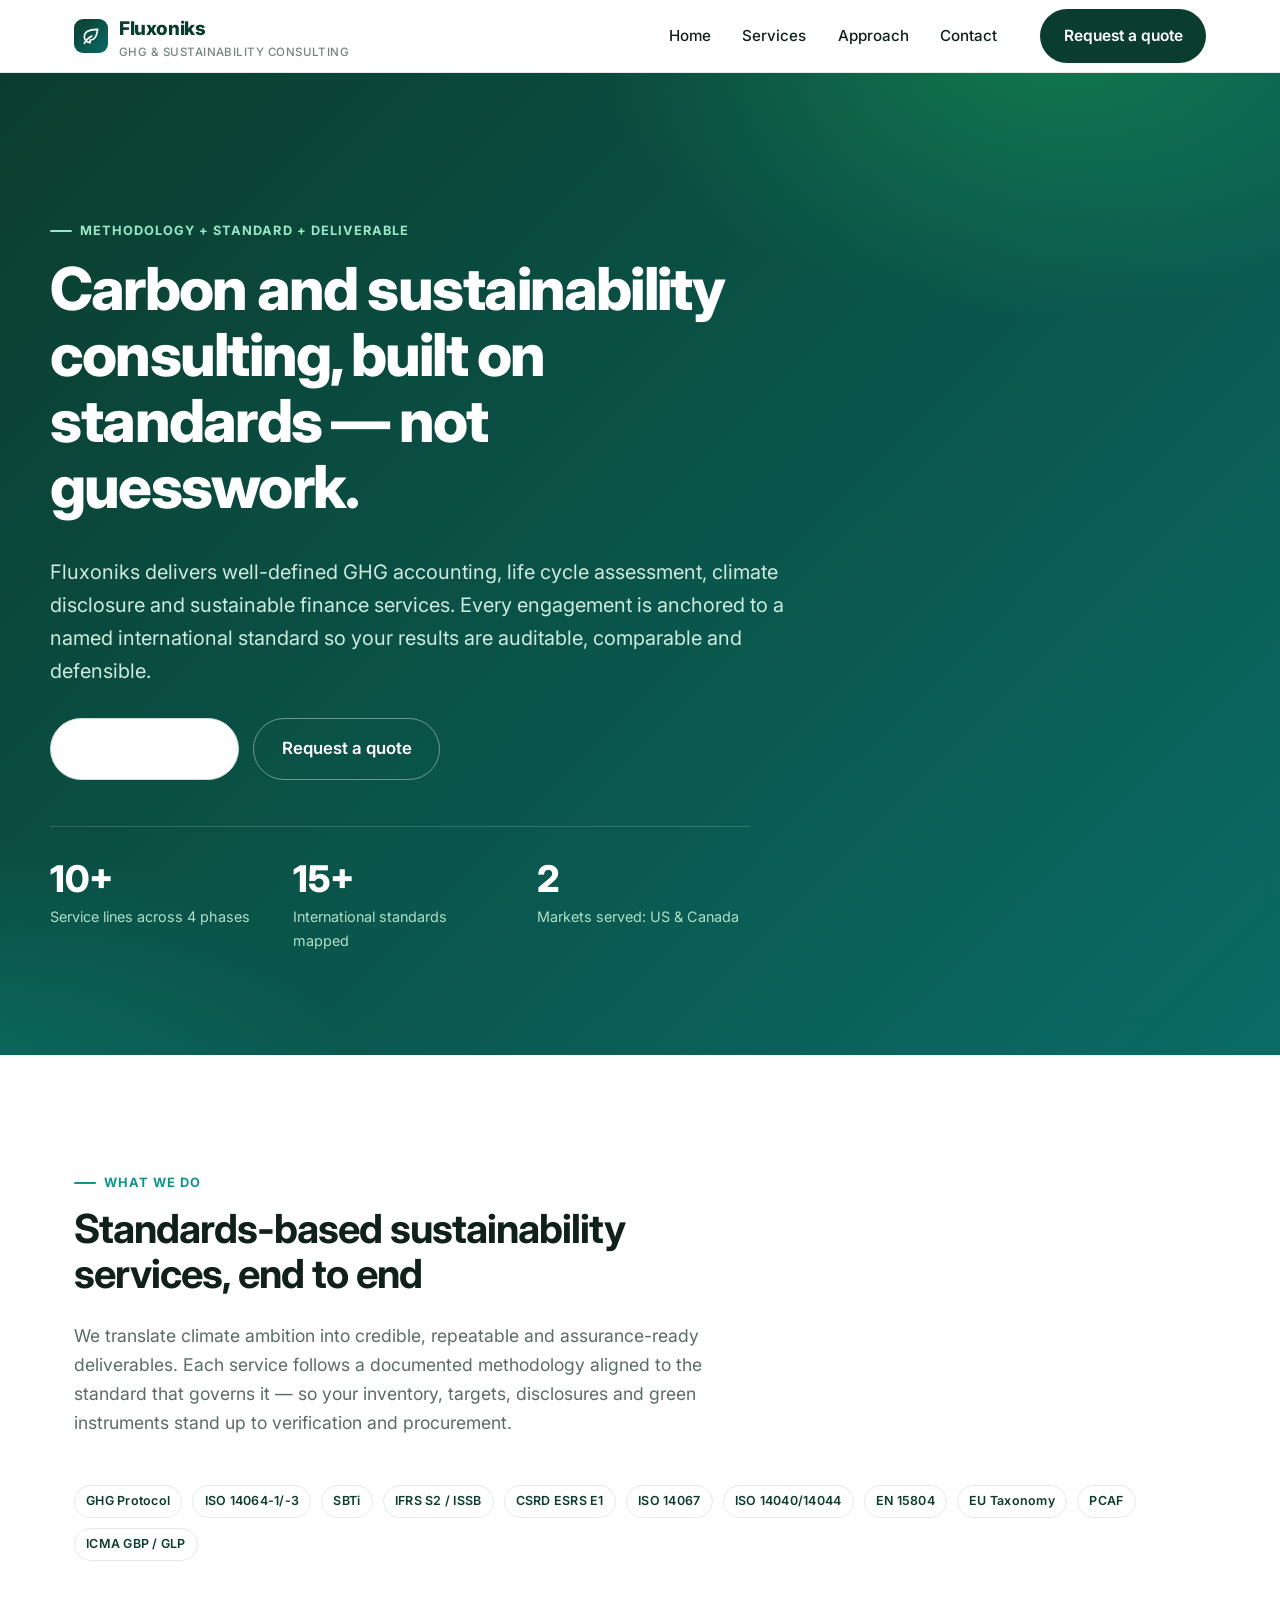
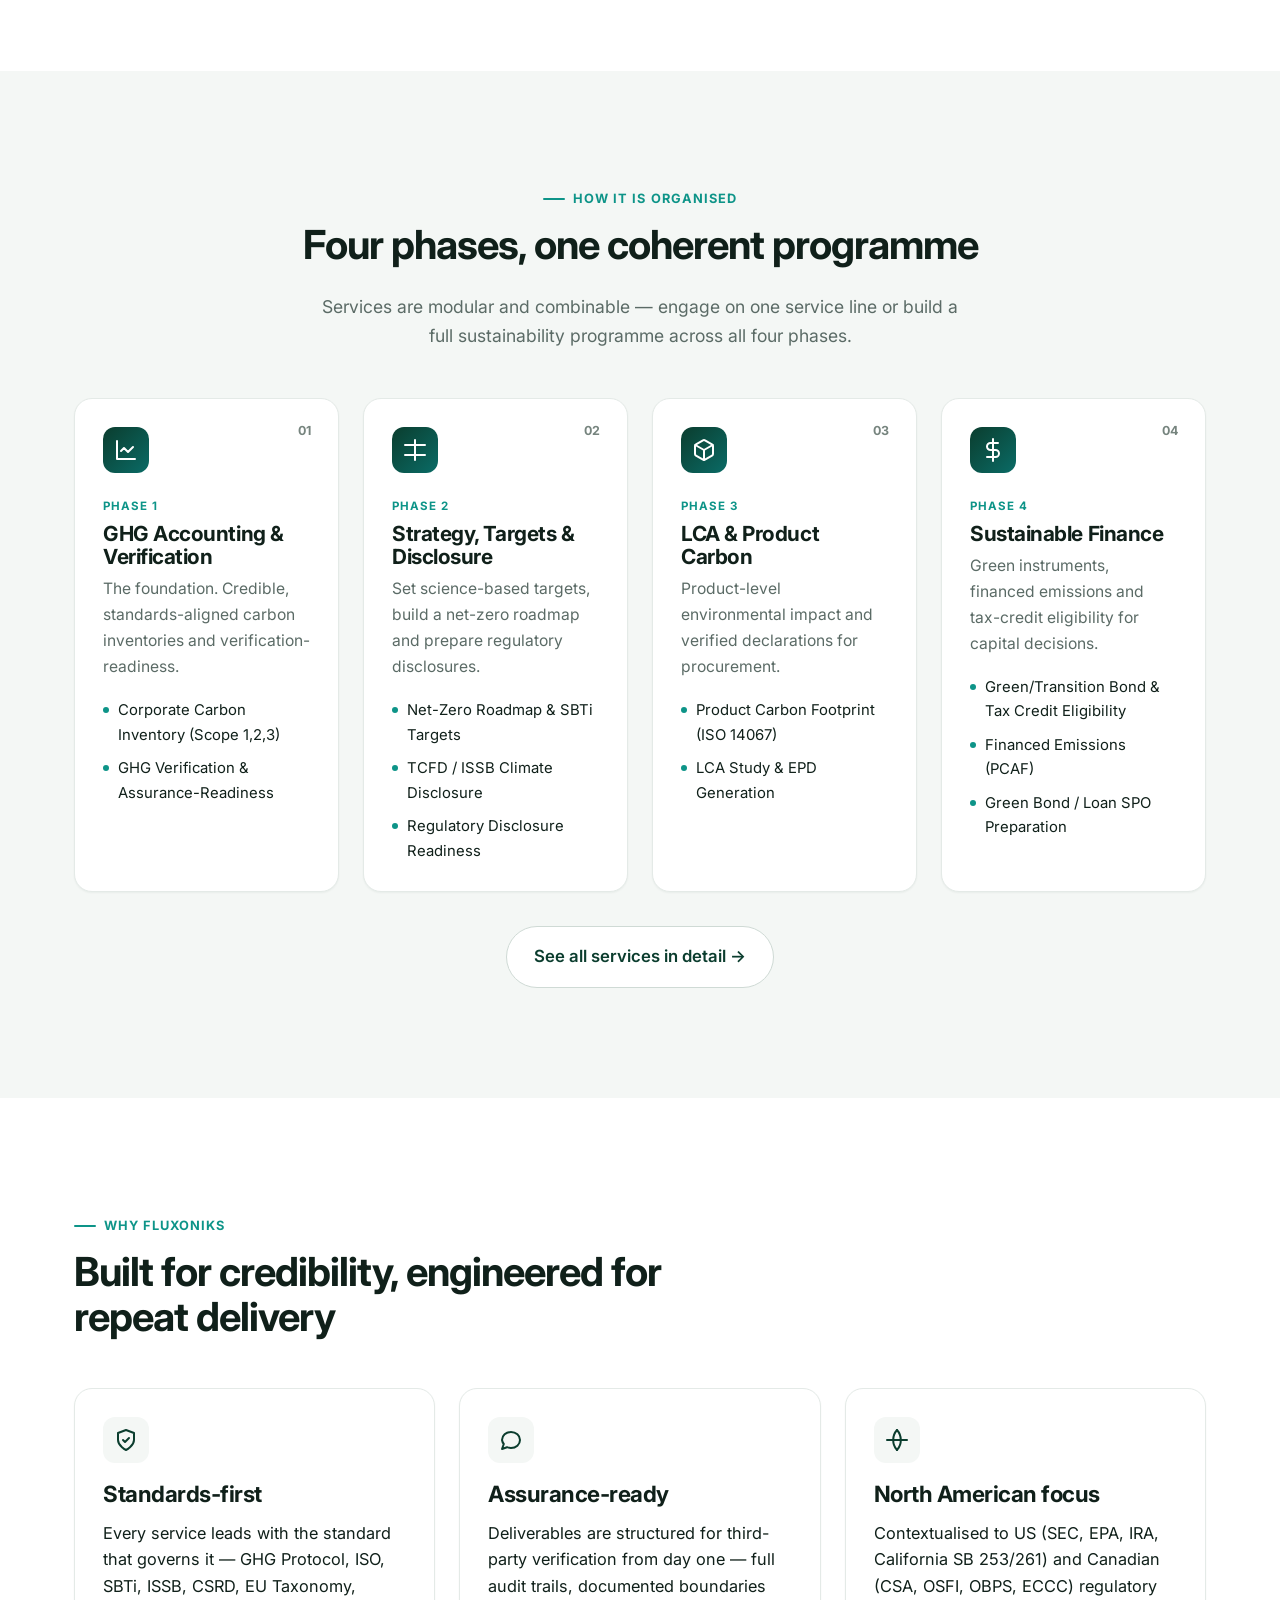
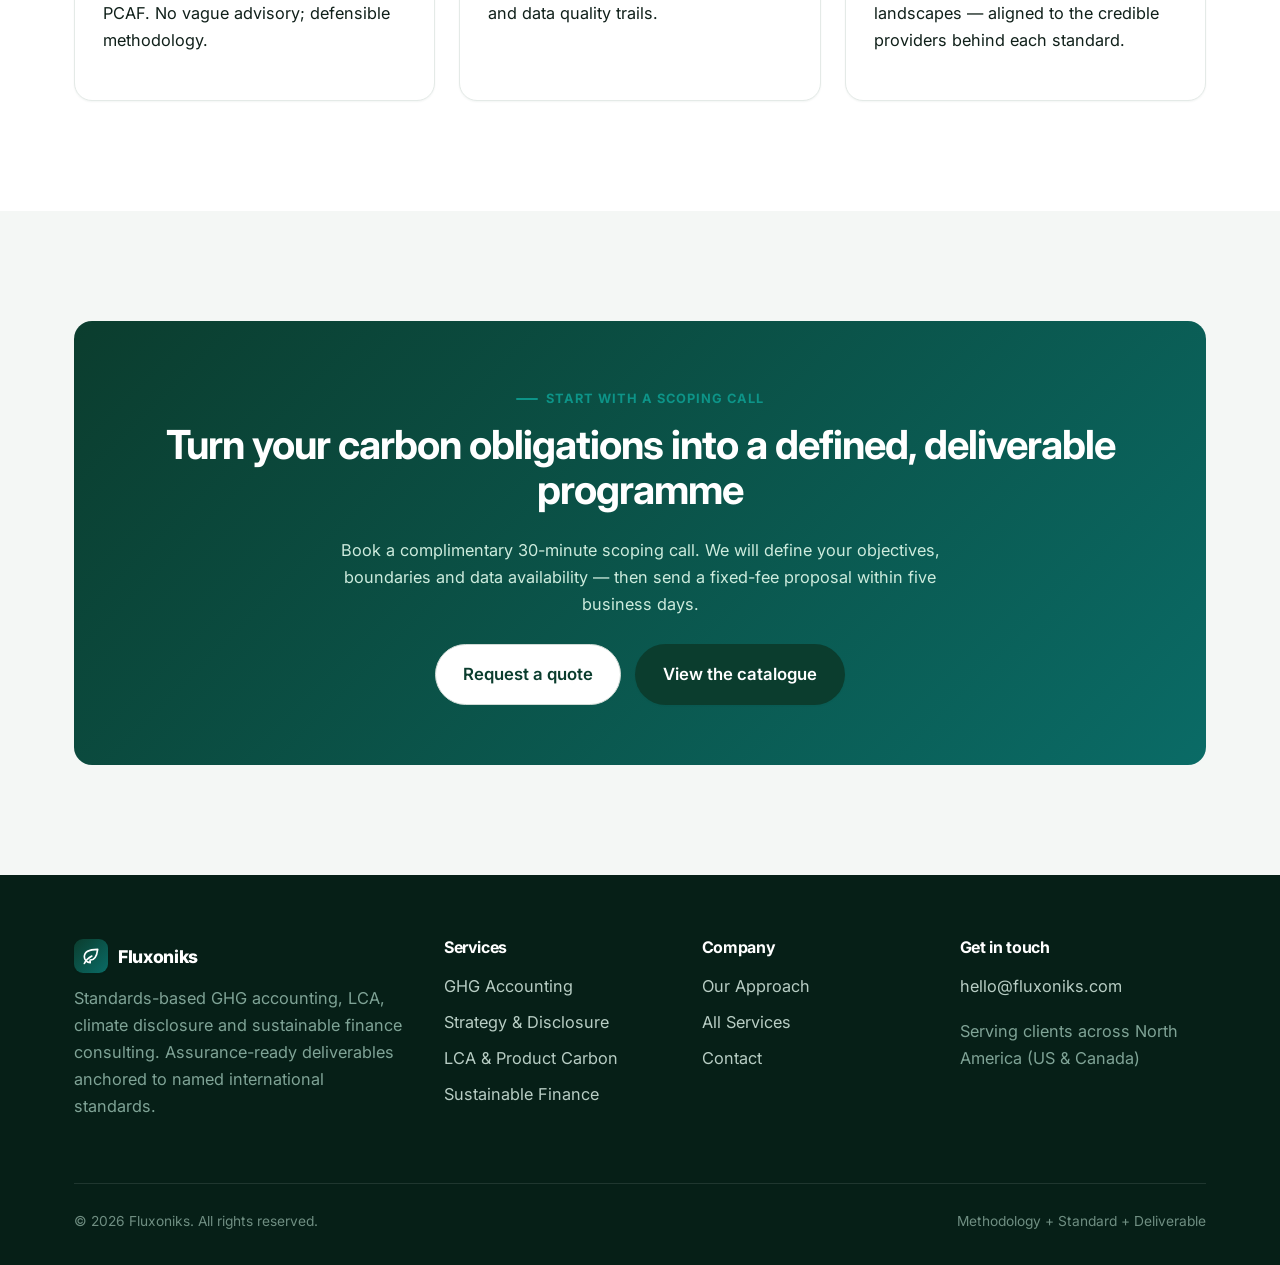
<file: index.html>
<!DOCTYPE html>
<html lang="en">
<head>
  <meta charset="UTF-8">
  <meta name="viewport" content="width=device-width, initial-scale=1.0">
  <title>Fluxoniks — GHG &amp; Sustainability Consulting</title>
  <meta name="description" content="Standards-based GHG accounting, LCA, climate disclosure and sustainable finance consulting. Assurance-ready deliverables anchored to named international standards — serving the US and Canada.">
  <meta name="theme-color" content="#0B3D2E">
  <link rel="icon" type="image/svg+xml" href="/favicon.svg">
  <link rel="canonical" href="https://fluxoniks.com/">
  <link rel="preconnect" href="https://fonts.googleapis.com">
  <link rel="preconnect" href="https://fonts.gstatic.com" crossorigin>
  <link href="https://fonts.googleapis.com/css2?family=Inter:wght@400;500;600;700;800&display=swap" rel="stylesheet">
  <link rel="stylesheet" href="/css/styles.css">
  <meta property="og:title" content="Fluxoniks — GHG &amp; Sustainability Consulting">
  <meta property="og:description" content="Standards-based GHG accounting, LCA, climate disclosure and sustainable finance consulting. Serving the US and Canada.">
  <meta property="og:type" content="website">
  <meta property="og:url" content="https://fluxoniks.com/">
</head>
<body>
<header class="header">
  <div class="container header__inner">
    <a class="brand" href="/" aria-label="Fluxoniks — home">
      <span class="brand__mark" aria-hidden="true"><svg viewBox="0 0 24 24" fill="none" stroke="currentColor" stroke-width="2" stroke-linecap="round" stroke-linejoin="round"><path d="M11 20A7 7 0 0 1 4 13C4 7 9 4 20 4c-1 8-3 13-9 13Z"/><path d="M4 21c2-4 5-7 9-9"/></svg></span>
      <span>Fluxoniks<span class="brand__sub">GHG &amp; Sustainability Consulting</span></span>
    </a>
    <nav class="nav">
      <div class="nav__links" id="navlinks">
        <a href="/">Home</a>
        <a href="/services.html">Services</a>
        <a href="/approach.html">Approach</a>
        <a href="/contact.html">Contact</a>
      </div>
      <div class="nav__cta">
        <a class="btn btn-primary" href="/contact.html">Request a quote</a>
        <button class="nav__toggle" id="navtoggle" aria-label="Open menu" aria-expanded="false"><svg viewBox="0 0 24 24" fill="none" stroke="currentColor" stroke-width="2" stroke-linecap="round"><path d="M4 7h16M4 12h16M4 17h16"/></svg></button>
      </div>
    </nav>
  </div>
</header>
<main>
  <section class="hero">
    <div class="hero__bg" aria-hidden="true"></div>
    <div class="container hero__inner">
      <span class="eyebrow">Methodology + Standard + Deliverable</span>
      <h1>Carbon and sustainability consulting, built on standards — not guesswork.</h1>
      <p class="hero__lead">Fluxoniks delivers well-defined GHG accounting, life cycle assessment, climate disclosure and sustainable finance services. Every engagement is anchored to a named international standard so your results are auditable, comparable and defensible.</p>
      <div class="hero__cta">
        <a class="btn btn-secondary btn-lg" href="/services.html">Explore services</a>
        <a class="btn btn-ghost btn-lg" href="/contact.html">Request a quote</a>
      </div>
      <div class="hero__stats">
        <div><div class="stat__num">10+</div><div class="stat__lbl">Service lines across 4 phases</div></div>
        <div><div class="stat__num">15+</div><div class="stat__lbl">International standards mapped</div></div>
        <div><div class="stat__num">2</div><div class="stat__lbl">Markets served: US &amp; Canada</div></div>
      </div>
    </div>
  </section>

  <section class="section">
    <div class="container">
      <div class="section-head">
        <span class="eyebrow">What we do</span>
        <h2>Standards-based sustainability services, end to end</h2>
        <p class="section-lead">We translate climate ambition into credible, repeatable and assurance-ready deliverables. Each service follows a documented methodology aligned to the standard that governs it — so your inventory, targets, disclosures and green instruments stand up to verification and procurement.</p>
      </div>
      <div class="pills reveal">
        <span class="badge">GHG Protocol</span><span class="badge">ISO 14064-1/-3</span><span class="badge">SBTi</span><span class="badge">IFRS S2 / ISSB</span><span class="badge">CSRD ESRS E1</span><span class="badge">ISO 14067</span><span class="badge">ISO 14040/14044</span><span class="badge">EN 15804</span><span class="badge">EU Taxonomy</span><span class="badge">PCAF</span><span class="badge">ICMA GBP / GLP</span>
      </div>
    </div>
  </section>
  <section class="section section--alt">
    <div class="container">
      <div class="section-head center">
        <span class="eyebrow">How it is organised</span>
        <h2>Four phases, one coherent programme</h2>
        <p class="section-lead" style="margin:0 auto;">Services are modular and combinable — engage on one service line or build a full sustainability programme across all four phases.</p>
      </div>
      <div class="grid grid--4">
        <article class="card phase-card reveal">
          <span class="phase__num">01</span>
          <div class="card__icon"><svg viewBox="0 0 24 24" fill="none" stroke="currentColor" stroke-width="2" stroke-linecap="round" stroke-linejoin="round"><path d="M3 3v18h18"/><path d="m19 9-5 5-4-4-3 3"/></svg></div>
          <span class="phase__tag">Phase 1</span>
          <h3 class="phase__title">GHG Accounting &amp; Verification</h3>
          <p class="phase__desc">The foundation. Credible, standards-aligned carbon inventories and verification-readiness.</p>
          <ul class="phase__services"><li>Corporate Carbon Inventory (Scope 1,2,3)</li><li>GHG Verification &amp; Assurance-Readiness</li></ul>
        </article>
        <article class="card phase-card reveal">
          <span class="phase__num">02</span>
          <div class="card__icon"><svg viewBox="0 0 24 24" fill="none" stroke="currentColor" stroke-width="2" stroke-linecap="round" stroke-linejoin="round"><path d="M12 2v20"/><path d="M2 7h20"/><path d="M2 17h20"/></svg></div>
          <span class="phase__tag">Phase 2</span>
          <h3 class="phase__title">Strategy, Targets &amp; Disclosure</h3>
          <p class="phase__desc">Set science-based targets, build a net-zero roadmap and prepare regulatory disclosures.</p>
          <ul class="phase__services"><li>Net-Zero Roadmap &amp; SBTi Targets</li><li>TCFD / ISSB Climate Disclosure</li><li>Regulatory Disclosure Readiness</li></ul>
        </article>
        <article class="card phase-card reveal">
          <span class="phase__num">03</span>
          <div class="card__icon"><svg viewBox="0 0 24 24" fill="none" stroke="currentColor" stroke-width="2" stroke-linecap="round" stroke-linejoin="round"><path d="M21 16V8a2 2 0 0 0-1-1.7l-7-4a2 2 0 0 0-2 0l-7 4A2 2 0 0 0 3 8v8a2 2 0 0 0 1 1.7l7 4a2 2 0 0 0 2 0l7-4A2 2 0 0 0 21 16Z"/><path d="m3.3 7 8.7 5 8.7-5"/><path d="M12 22V12"/></svg></div>
          <span class="phase__tag">Phase 3</span>
          <h3 class="phase__title">LCA &amp; Product Carbon</h3>
          <p class="phase__desc">Product-level environmental impact and verified declarations for procurement.</p>
          <ul class="phase__services"><li>Product Carbon Footprint (ISO 14067)</li><li>LCA Study &amp; EPD Generation</li></ul>
        </article>
        <article class="card phase-card reveal">
          <span class="phase__num">04</span>
          <div class="card__icon"><svg viewBox="0 0 24 24" fill="none" stroke="currentColor" stroke-width="2" stroke-linecap="round" stroke-linejoin="round"><path d="M12 1v22"/><path d="M17 5H9.5a3.5 3.5 0 0 0 0 7h5a3.5 3.5 0 0 1 0 7H6"/></svg></div>
          <span class="phase__tag">Phase 4</span>
          <h3 class="phase__title">Sustainable Finance</h3>
          <p class="phase__desc">Green instruments, financed emissions and tax-credit eligibility for capital decisions.</p>
          <ul class="phase__services"><li>Green/Transition Bond &amp; Tax Credit Eligibility</li><li>Financed Emissions (PCAF)</li><li>Green Bond / Loan SPO Preparation</li></ul>
        </article>
      </div>
      <div style="text-align:center;margin-top:34px;">
        <a class="btn btn-secondary btn-lg" href="/services.html">See all services in detail →</a>
      </div>
    </div>
  </section>
  <section class="section">
    <div class="container">
      <div class="section-head">
        <span class="eyebrow">Why Fluxoniks</span>
        <h2>Built for credibility, engineered for repeat delivery</h2>
      </div>
      <div class="grid grid--3">
        <div class="card reveal">
          <div class="card__icon"><svg viewBox="0 0 24 24" fill="none" stroke="currentColor" stroke-width="2" stroke-linecap="round" stroke-linejoin="round"><path d="M12 22s8-4 8-10V5l-8-3-8 3v7c0 6 8 10 8 10Z"/><path d="m9 12 2 2 4-4"/></svg></div>
          <h3>Standards-first</h3>
          <p>Every service leads with the standard that governs it — GHG Protocol, ISO, SBTi, ISSB, CSRD, EU Taxonomy, PCAF. No vague advisory; defensible methodology.</p>
        </div>
        <div class="card reveal">
          <div class="card__icon"><svg viewBox="0 0 24 24" fill="none" stroke="currentColor" stroke-width="2" stroke-linecap="round" stroke-linejoin="round"><path d="M21 12c0 4.4-4 8-9 8a9.8 9.8 0 0 1-4-.8L3 21l1.8-5A7.9 7.9 0 0 1 3 12c0-4.4 4-8 9-8s9 3.6 9 8Z"/></svg></div>
          <h3>Assurance-ready</h3>
          <p>Deliverables are structured for third-party verification from day one — full audit trails, documented boundaries and data quality trails.</p>
        </div>
        <div class="card reveal">
          <div class="card__icon"><svg viewBox="0 0 24 24" fill="none" stroke="currentColor" stroke-width="2" stroke-linecap="round" stroke-linejoin="round"><path d="M2 12h20"/><path d="M12 2a15 15 0 0 1 0 20"/><path d="M12 2a15 15 0 0 0 0 20"/></svg></div>
          <h3>North American focus</h3>
          <p>Contextualised to US (SEC, EPA, IRA, California SB 253/261) and Canadian (CSA, OSFI, OBPS, ECCC) regulatory landscapes — aligned to the credible providers behind each standard.</p>
        </div>
      </div>
    </div>
  </section>

  <section class="section section--alt">
    <div class="container">
      <div class="lead-card reveal">
        <span class="eyebrow" style="justify-content:center;">Start with a scoping call</span>
        <h2>Turn your carbon obligations into a defined, deliverable programme</h2>
        <p>Book a complimentary 30-minute scoping call. We will define your objectives, boundaries and data availability — then send a fixed-fee proposal within five business days.</p>
        <div style="display:flex;justify-content:center;gap:14px;flex-wrap:wrap;">
          <a class="btn btn-secondary btn-lg" href="/contact.html">Request a quote</a>
          <a class="btn btn-primary btn-lg" href="/services.html">View the catalogue</a>
        </div>
      </div>
    </div>
  </section>
</main>

<footer class="footer">
  <div class="container">
    <div class="footer__top">
      <div>
        <div class="footer__brand-mark"><span class="brand__mark" aria-hidden="true"><svg viewBox="0 0 24 24" fill="none" stroke="currentColor" stroke-width="2" stroke-linecap="round" stroke-linejoin="round"><path d="M11 20A7 7 0 0 1 4 13C4 7 9 4 20 4c-1 8-3 13-9 13Z"/><path d="M4 21c2-4 5-7 9-9"/></svg></span> Fluxoniks</div>
        <p class="footer__brand">Standards-based GHG accounting, LCA, climate disclosure and sustainable finance consulting. Assurance-ready deliverables anchored to named international standards.</p>
      </div>
      <div><h4>Services</h4><ul><li><a href="/services.html#phase-1">GHG Accounting</a></li><li><a href="/services.html#phase-2">Strategy &amp; Disclosure</a></li><li><a href="/services.html#phase-3">LCA &amp; Product Carbon</a></li><li><a href="/services.html#phase-4">Sustainable Finance</a></li></ul></div>
      <div><h4>Company</h4><ul><li><a href="/approach.html">Our Approach</a></li><li><a href="/services.html">All Services</a></li><li><a href="/contact.html">Contact</a></li></ul></div>
      <div><h4>Get in touch</h4><p><a href="mailto:hello@fluxoniks.com">hello@fluxoniks.com</a></p><p style="margin-top:6px;color:#7FA396;">Serving clients across North America (US &amp; Canada)</p></div>
    </div>
    <div class="footer__bottom">
      <span>© <span id="year">2024</span> Fluxoniks. All rights reserved.</span>
      <span>Methodology + Standard + Deliverable</span>
    </div>
  </div>
</footer>
<script src="/js/main.js"></script>
</body>
</html>
</file>
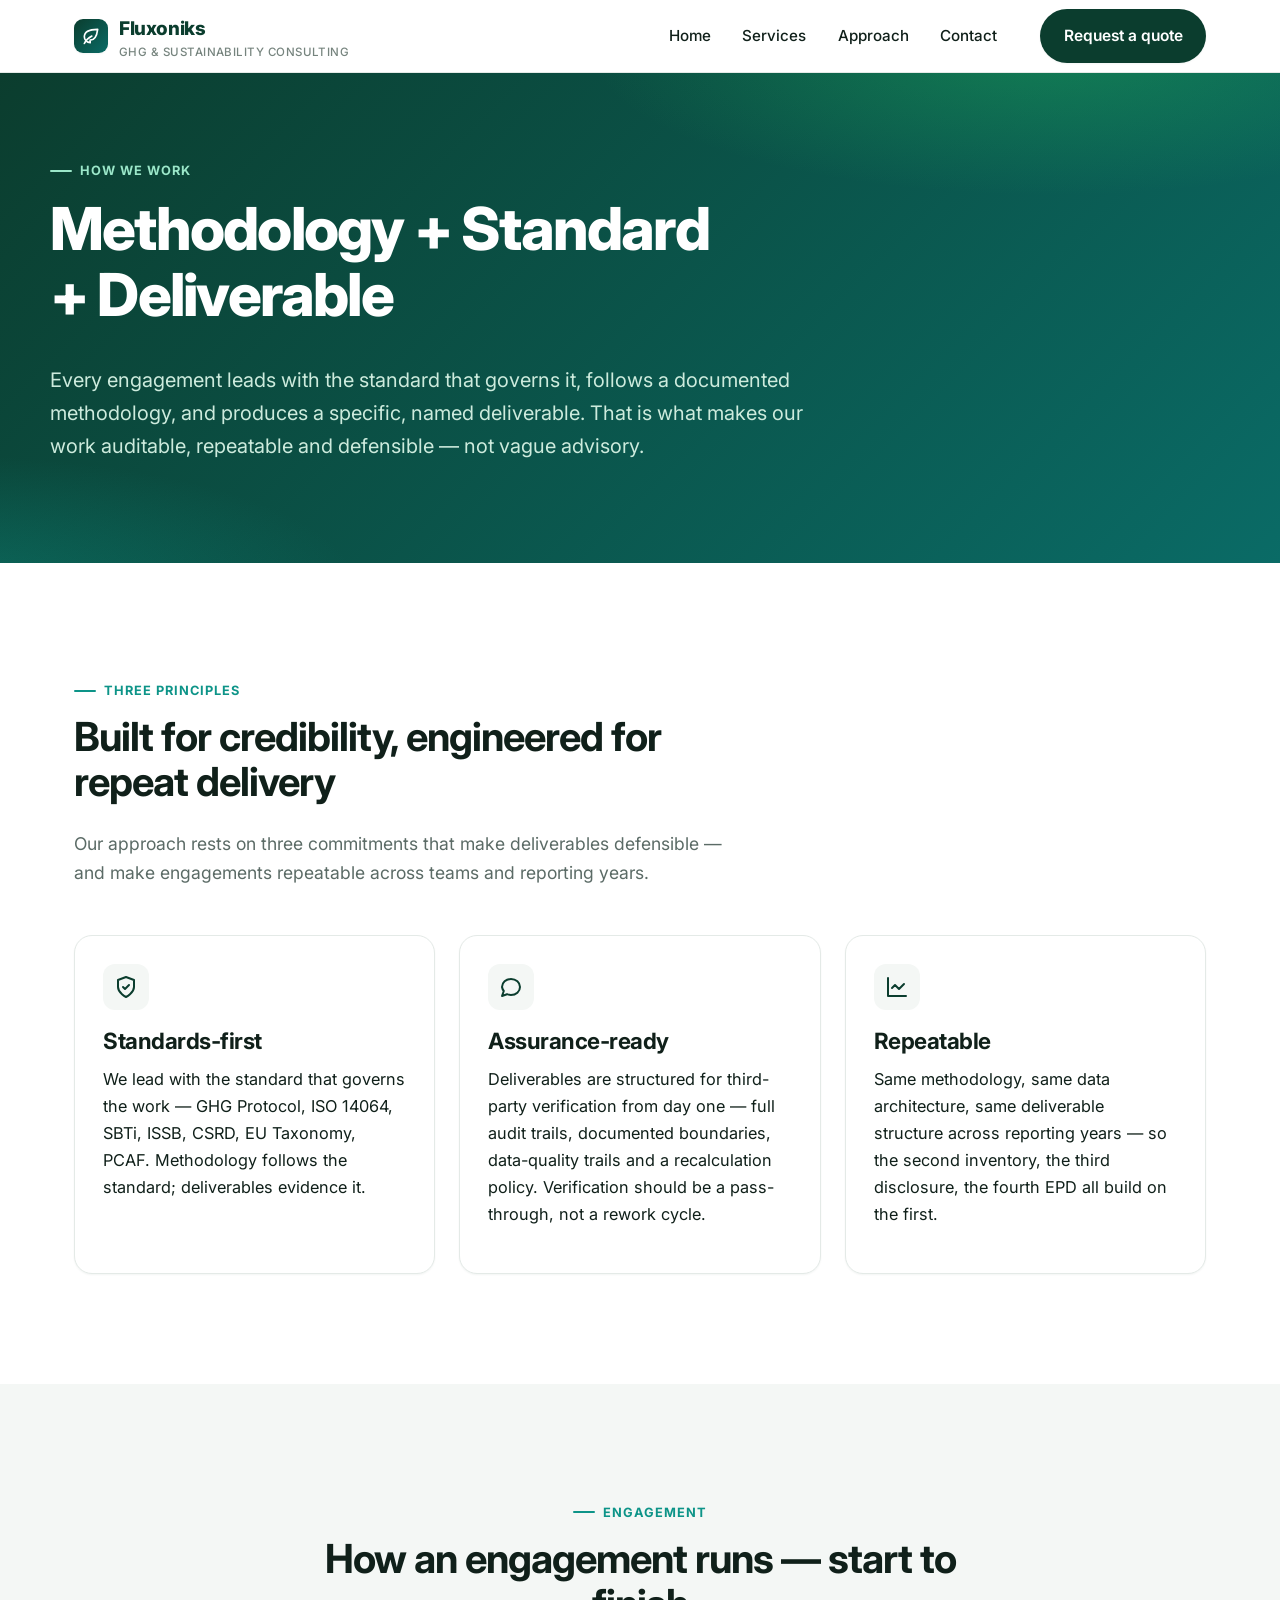
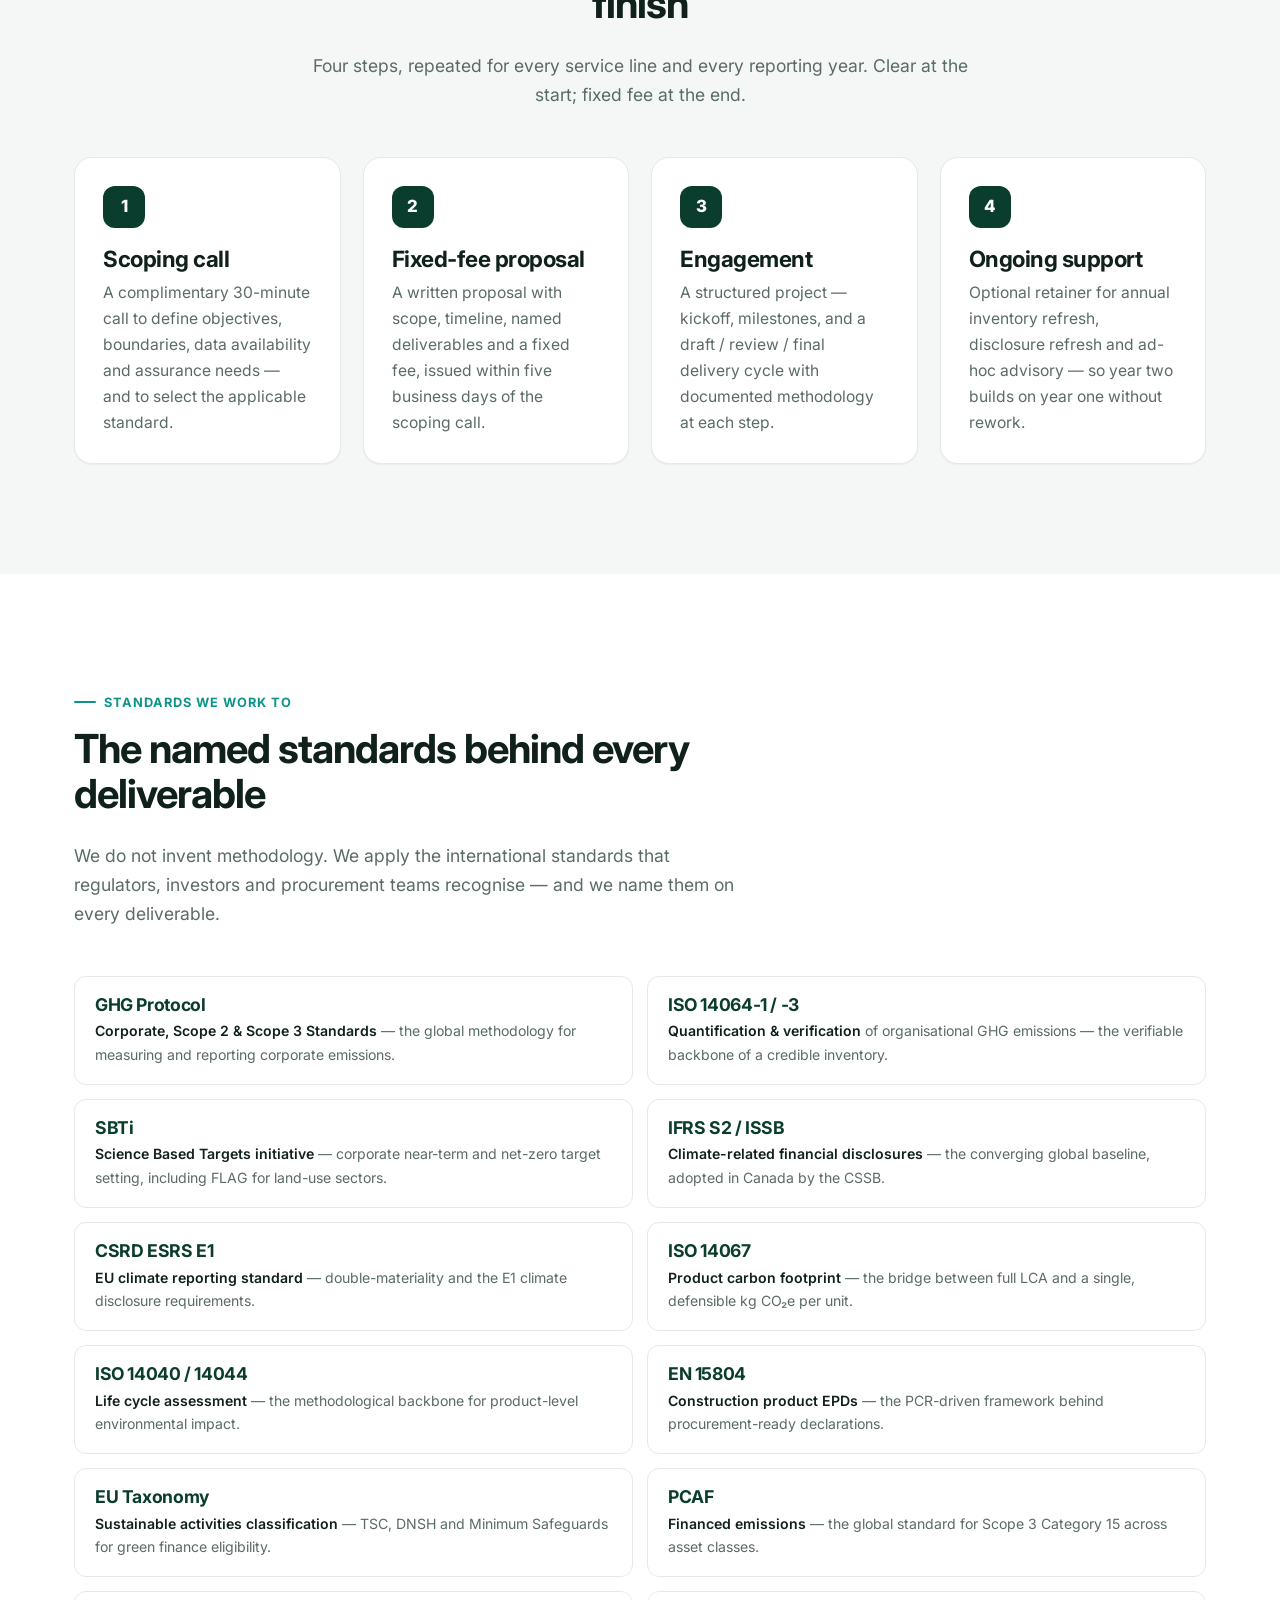
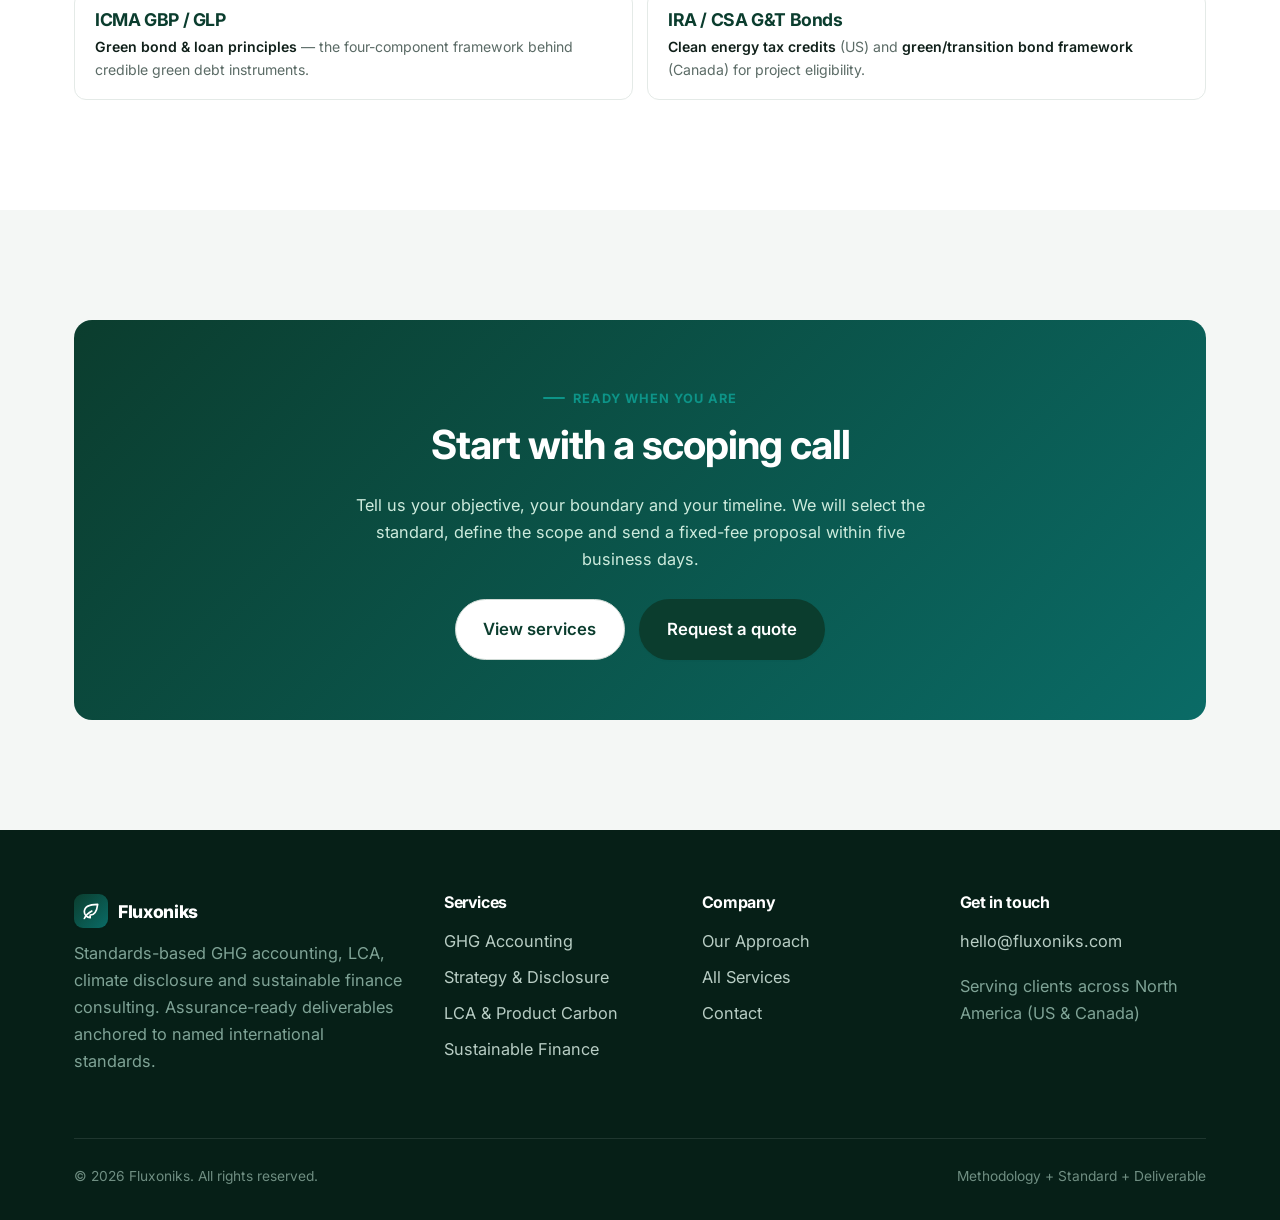
<file: approach.html>
<!DOCTYPE html>
<html lang="en">
<head>
  <meta charset="UTF-8">
  <meta name="viewport" content="width=device-width, initial-scale=1.0">
  <title>Approach — Fluxoniks GHG &amp; Sustainability Consulting</title>
  <meta name="description" content="How Fluxoniks works: standards-first, assurance-ready, phased delivery. Methodology + Standard + Deliverable on every engagement.">
  <meta name="theme-color" content="#0B3D2E">
  <link rel="icon" type="image/svg+xml" href="/favicon.svg">
  <link rel="canonical" href="https://fluxoniks.com/approach.html">
  <link rel="preconnect" href="https://fonts.googleapis.com">
  <link rel="preconnect" href="https://fonts.gstatic.com" crossorigin>
  <link href="https://fonts.googleapis.com/css2?family=Inter:wght@400;500;600;700;800&display=swap" rel="stylesheet">
  <link rel="stylesheet" href="/css/styles.css">
</head>
<body>
<header class="header">
  <div class="container header__inner">
    <a class="brand" href="/" aria-label="Fluxoniks — home">
      <span class="brand__mark" aria-hidden="true"><svg viewBox="0 0 24 24" fill="none" stroke="currentColor" stroke-width="2" stroke-linecap="round" stroke-linejoin="round"><path d="M11 20A7 7 0 0 1 4 13C4 7 9 4 20 4c-1 8-3 13-9 13Z"/><path d="M4 21c2-4 5-7 9-9"/></svg></span>
      <span>Fluxoniks<span class="brand__sub">GHG &amp; Sustainability Consulting</span></span>
    </a>
    <nav class="nav">
      <div class="nav__links" id="navlinks">
        <a href="/">Home</a><a href="/services.html">Services</a><a href="/approach.html">Approach</a><a href="/contact.html">Contact</a>
      </div>
      <div class="nav__cta">
        <a class="btn btn-primary" href="/contact.html">Request a quote</a>
        <button class="nav__toggle" id="navtoggle" aria-label="Open menu" aria-expanded="false"><svg viewBox="0 0 24 24" fill="none" stroke="currentColor" stroke-width="2" stroke-linecap="round"><path d="M4 7h16M4 12h16M4 17h16"/></svg></button>
      </div>
    </nav>
  </div>
</header>
<main>
  <section class="hero">
    <div class="hero__bg" aria-hidden="true"></div>
    <div class="container hero__inner" style="padding-top:clamp(48px,7vw,80px);padding-bottom:clamp(40px,6vw,70px);">
      <span class="eyebrow">How we work</span>
      <h1>Methodology + Standard + Deliverable</h1>
      <p class="hero__lead">Every engagement leads with the standard that governs it, follows a documented methodology, and produces a specific, named deliverable. That is what makes our work auditable, repeatable and defensible — not vague advisory.</p>
    </div>
  </section>

  <section class="section">
    <div class="container">
      <div class="section-head">
        <span class="eyebrow">Three principles</span>
        <h2>Built for credibility, engineered for repeat delivery</h2>
        <p class="section-lead">Our approach rests on three commitments that make deliverables defensible — and make engagements repeatable across teams and reporting years.</p>
      </div>
      <div class="grid grid--3">
        <div class="card reveal">
          <div class="card__icon"><svg viewBox="0 0 24 24" fill="none" stroke="currentColor" stroke-width="2" stroke-linecap="round" stroke-linejoin="round"><path d="M12 22s8-4 8-10V5l-8-3-8 3v7c0 6 8 10 8 10Z"/><path d="m9 12 2 2 4-4"/></svg></div>
          <h3>Standards-first</h3>
          <p>We lead with the standard that governs the work — GHG Protocol, ISO 14064, SBTi, ISSB, CSRD, EU Taxonomy, PCAF. Methodology follows the standard; deliverables evidence it.</p>
        </div>
        <div class="card reveal">
          <div class="card__icon"><svg viewBox="0 0 24 24" fill="none" stroke="currentColor" stroke-width="2" stroke-linecap="round" stroke-linejoin="round"><path d="M21 12c0 4.4-4 8-9 8a9.8 9.8 0 0 1-4-.8L3 21l1.8-5A7.9 7.9 0 0 1 3 12c0-4.4 4-8 9-8s9 3.6 9 8Z"/></svg></div>
          <h3>Assurance-ready</h3>
          <p>Deliverables are structured for third-party verification from day one — full audit trails, documented boundaries, data-quality trails and a recalculation policy. Verification should be a pass-through, not a rework cycle.</p>
        </div>
        <div class="card reveal">
          <div class="card__icon"><svg viewBox="0 0 24 24" fill="none" stroke="currentColor" stroke-width="2" stroke-linecap="round" stroke-linejoin="round"><path d="M3 3v18h18"/><path d="m19 9-5 5-4-4-3 3"/></svg></div>
          <h3>Repeatable</h3>
          <p>Same methodology, same data architecture, same deliverable structure across reporting years — so the second inventory, the third disclosure, the fourth EPD all build on the first.</p>
        </div>
      </div>
    </div>
  </section>
  <section class="section section--alt">
    <div class="container">
      <div class="section-head center">
        <span class="eyebrow">Engagement</span>
        <h2>How an engagement runs — start to finish</h2>
        <p class="section-lead" style="margin:0 auto;">Four steps, repeated for every service line and every reporting year. Clear at the start; fixed fee at the end.</p>
      </div>
      <div class="steps grid grid--4">
        <div class="step reveal"><div class="step__num">1</div><h3>Scoping call</h3><p>A complimentary 30-minute call to define objectives, boundaries, data availability and assurance needs — and to select the applicable standard.</p></div>
        <div class="step reveal"><div class="step__num">2</div><h3>Fixed-fee proposal</h3><p>A written proposal with scope, timeline, named deliverables and a fixed fee, issued within five business days of the scoping call.</p></div>
        <div class="step reveal"><div class="step__num">3</div><h3>Engagement</h3><p>A structured project — kickoff, milestones, and a draft / review / final delivery cycle with documented methodology at each step.</p></div>
        <div class="step reveal"><div class="step__num">4</div><h3>Ongoing support</h3><p>Optional retainer for annual inventory refresh, disclosure refresh and ad-hoc advisory — so year two builds on year one without rework.</p></div>
      </div>
    </div>
  </section>

  <section class="section">
    <div class="container">
      <div class="section-head">
        <span class="eyebrow">Standards we work to</span>
        <h2>The named standards behind every deliverable</h2>
        <p class="section-lead">We do not invent methodology. We apply the international standards that regulators, investors and procurement teams recognise — and we name them on every deliverable.</p>
      </div>
      <div class="std-grid">
        <div class="std reveal"><h4>GHG Protocol</h4><p><b>Corporate, Scope 2 &amp; Scope 3 Standards</b> — the global methodology for measuring and reporting corporate emissions.</p></div>
        <div class="std reveal"><h4>ISO 14064-1 / -3</h4><p><b>Quantification &amp; verification</b> of organisational GHG emissions — the verifiable backbone of a credible inventory.</p></div>
        <div class="std reveal"><h4>SBTi</h4><p><b>Science Based Targets initiative</b> — corporate near-term and net-zero target setting, including FLAG for land-use sectors.</p></div>
        <div class="std reveal"><h4>IFRS S2 / ISSB</h4><p><b>Climate-related financial disclosures</b> — the converging global baseline, adopted in Canada by the CSSB.</p></div>
        <div class="std reveal"><h4>CSRD ESRS E1</h4><p><b>EU climate reporting standard</b> — double-materiality and the E1 climate disclosure requirements.</p></div>
        <div class="std reveal"><h4>ISO 14067</h4><p><b>Product carbon footprint</b> — the bridge between full LCA and a single, defensible kg CO₂e per unit.</p></div>
        <div class="std reveal"><h4>ISO 14040 / 14044</h4><p><b>Life cycle assessment</b> — the methodological backbone for product-level environmental impact.</p></div>
        <div class="std reveal"><h4>EN 15804</h4><p><b>Construction product EPDs</b> — the PCR-driven framework behind procurement-ready declarations.</p></div>
        <div class="std reveal"><h4>EU Taxonomy</h4><p><b>Sustainable activities classification</b> — TSC, DNSH and Minimum Safeguards for green finance eligibility.</p></div>
        <div class="std reveal"><h4>PCAF</h4><p><b>Financed emissions</b> — the global standard for Scope 3 Category 15 across asset classes.</p></div>
        <div class="std reveal"><h4>ICMA GBP / GLP</h4><p><b>Green bond &amp; loan principles</b> — the four-component framework behind credible green debt instruments.</p></div>
        <div class="std reveal"><h4>IRA / CSA G&amp;T Bonds</h4><p><b>Clean energy tax credits</b> (US) and <b>green/transition bond framework</b> (Canada) for project eligibility.</p></div>
      </div>
    </div>
  </section>

  <section class="section section--alt">
    <div class="container">
      <div class="lead-card reveal">
        <span class="eyebrow" style="justify-content:center;">Ready when you are</span>
        <h2>Start with a scoping call</h2>
        <p>Tell us your objective, your boundary and your timeline. We will select the standard, define the scope and send a fixed-fee proposal within five business days.</p>
        <div style="display:flex;justify-content:center;gap:14px;flex-wrap:wrap;">
          <a class="btn btn-secondary btn-lg" href="/services.html">View services</a>
          <a class="btn btn-primary btn-lg" href="/contact.html">Request a quote</a>
        </div>
      </div>
    </div>
  </section>
</main>

<footer class="footer">
  <div class="container">
    <div class="footer__top">
      <div>
        <div class="footer__brand-mark"><span class="brand__mark" aria-hidden="true"><svg viewBox="0 0 24 24" fill="none" stroke="currentColor" stroke-width="2" stroke-linecap="round" stroke-linejoin="round"><path d="M11 20A7 7 0 0 1 4 13C4 7 9 4 20 4c-1 8-3 13-9 13Z"/><path d="M4 21c2-4 5-7 9-9"/></svg></span> Fluxoniks</div>
        <p class="footer__brand">Standards-based GHG accounting, LCA, climate disclosure and sustainable finance consulting. Assurance-ready deliverables anchored to named international standards.</p>
      </div>
      <div><h4>Services</h4><ul><li><a href="/services.html#phase-1">GHG Accounting</a></li><li><a href="/services.html#phase-2">Strategy &amp; Disclosure</a></li><li><a href="/services.html#phase-3">LCA &amp; Product Carbon</a></li><li><a href="/services.html#phase-4">Sustainable Finance</a></li></ul></div>
      <div><h4>Company</h4><ul><li><a href="/approach.html">Our Approach</a></li><li><a href="/services.html">All Services</a></li><li><a href="/contact.html">Contact</a></li></ul></div>
      <div><h4>Get in touch</h4><p><a href="mailto:hello@fluxoniks.com">hello@fluxoniks.com</a></p><p style="margin-top:6px;color:#7FA396;">Serving clients across North America (US &amp; Canada)</p></div>
    </div>
    <div class="footer__bottom">
      <span>© <span id="year">2024</span> Fluxoniks. All rights reserved.</span>
      <span>Methodology + Standard + Deliverable</span>
    </div>
  </div>
</footer>
<script src="/js/main.js"></script>
</body>
</html>
</file>
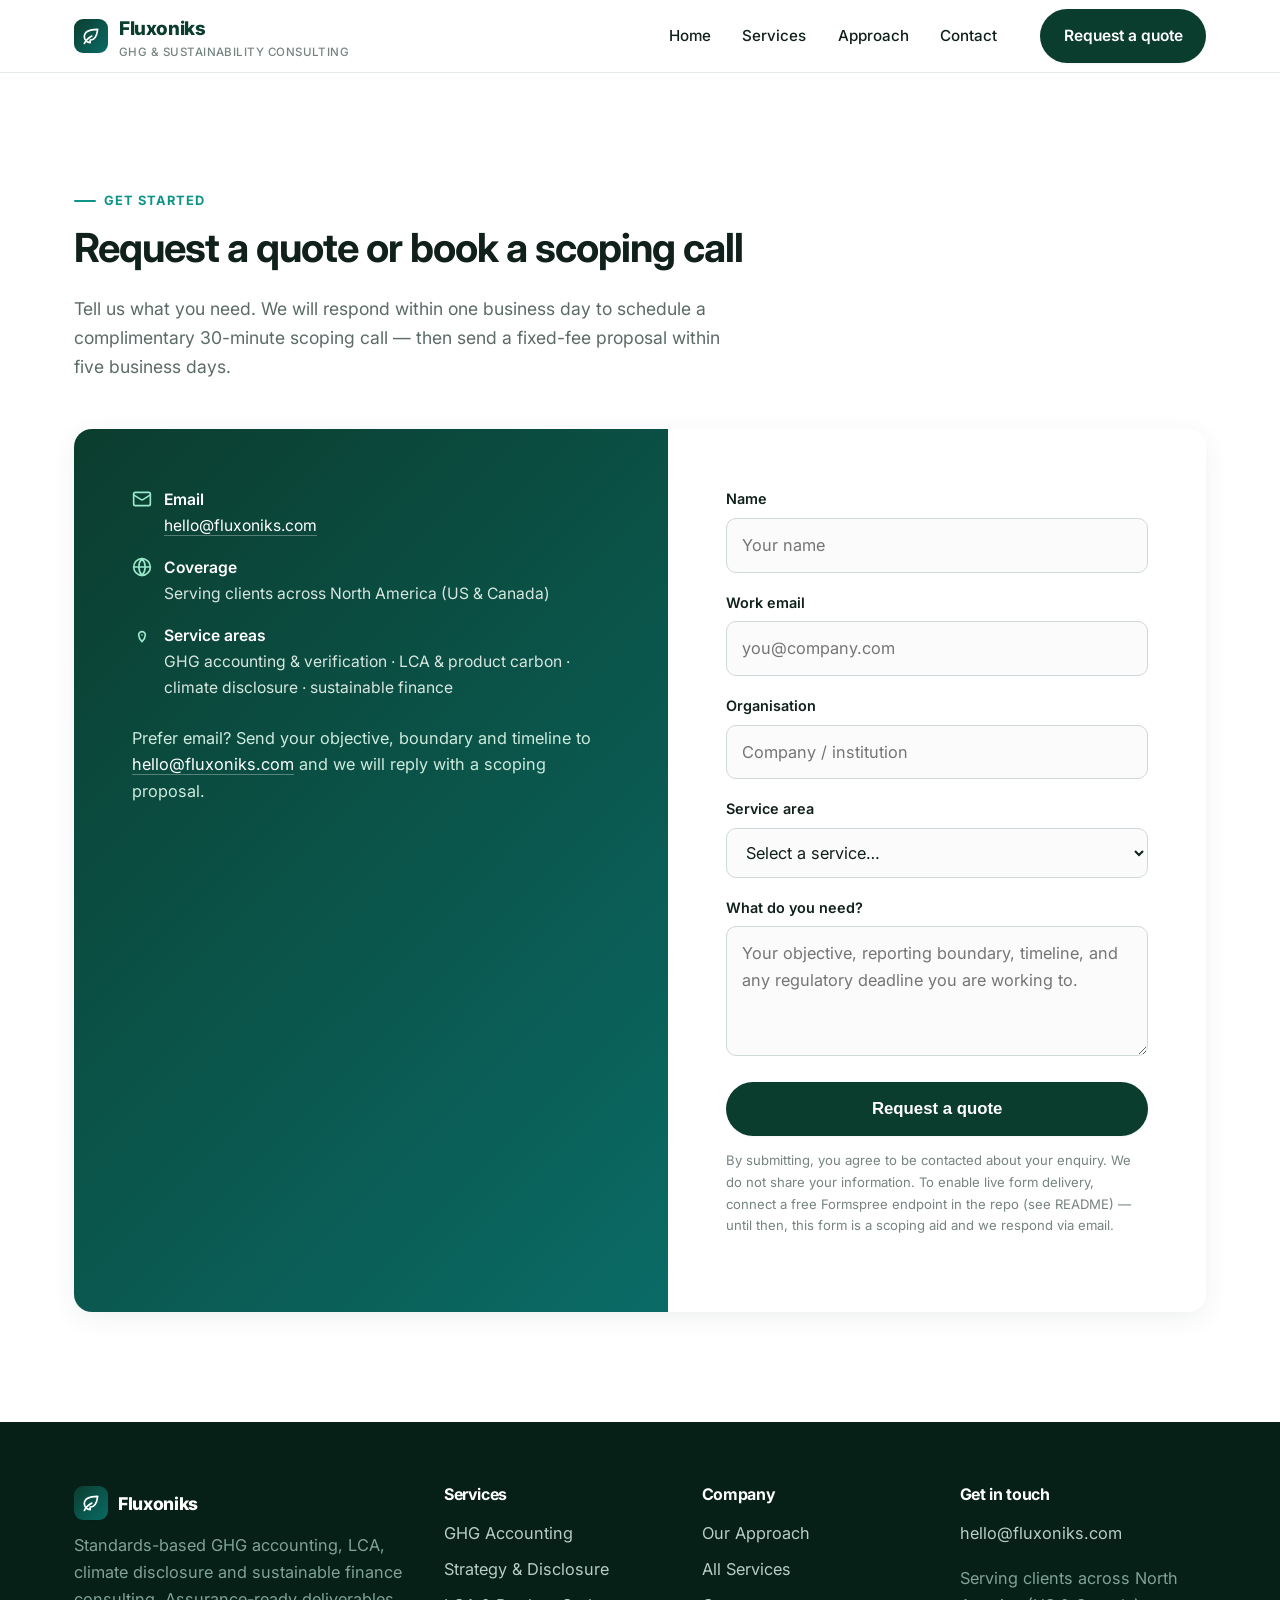
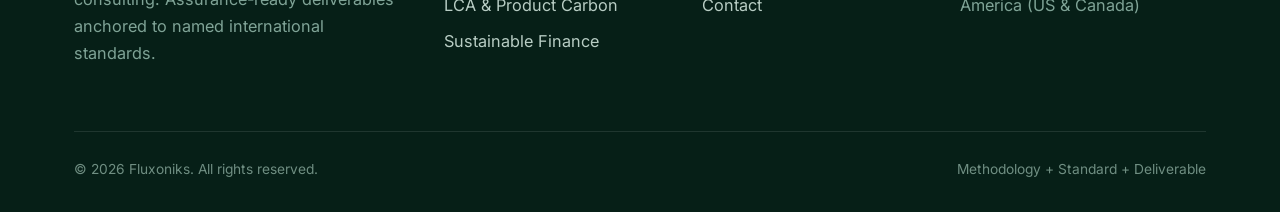
<file: contact.html>
<!DOCTYPE html>
<html lang="en">
<head>
  <meta charset="UTF-8">
  <meta name="viewport" content="width=device-width, initial-scale=1.0">
  <title>Contact — Fluxoniks GHG &amp; Sustainability Consulting</title>
  <meta name="description" content="Request a quote or book a scoping call for GHG accounting, verification, LCA, climate disclosure or sustainable finance consulting with Fluxoniks.">
  <meta name="theme-color" content="#0B3D2E">
  <link rel="icon" type="image/svg+xml" href="/favicon.svg">
  <link rel="canonical" href="https://fluxoniks.com/contact.html">
  <link rel="preconnect" href="https://fonts.googleapis.com">
  <link rel="preconnect" href="https://fonts.gstatic.com" crossorigin>
  <link href="https://fonts.googleapis.com/css2?family=Inter:wght@400;500;600;700;800&display=swap" rel="stylesheet">
  <link rel="stylesheet" href="/css/styles.css">
</head>
<body>
<header class="header">
  <div class="container header__inner">
    <a class="brand" href="/" aria-label="Fluxoniks — home">
      <span class="brand__mark" aria-hidden="true"><svg viewBox="0 0 24 24" fill="none" stroke="currentColor" stroke-width="2" stroke-linecap="round" stroke-linejoin="round"><path d="M11 20A7 7 0 0 1 4 13C4 7 9 4 20 4c-1 8-3 13-9 13Z"/><path d="M4 21c2-4 5-7 9-9"/></svg></span>
      <span>Fluxoniks<span class="brand__sub">GHG &amp; Sustainability Consulting</span></span>
    </a>
    <nav class="nav">
      <div class="nav__links" id="navlinks">
        <a href="/">Home</a><a href="/services.html">Services</a><a href="/approach.html">Approach</a><a href="/contact.html">Contact</a>
      </div>
      <div class="nav__cta">
        <a class="btn btn-primary" href="/contact.html">Request a quote</a>
        <button class="nav__toggle" id="navtoggle" aria-label="Open menu" aria-expanded="false"><svg viewBox="0 0 24 24" fill="none" stroke="currentColor" stroke-width="2" stroke-linecap="round"><path d="M4 7h16M4 12h16M4 17h16"/></svg></button>
      </div>
    </nav>
  </div>
</header>
<main>
  <section class="section">
    <div class="container">
      <div class="section-head">
        <span class="eyebrow">Get started</span>
        <h2>Request a quote or book a scoping call</h2>
        <p class="section-lead">Tell us what you need. We will respond within one business day to schedule a complimentary 30-minute scoping call — then send a fixed-fee proposal within five business days.</p>
      </div>
      <div class="contact-grid reveal">
        <div class="contact-info">
          <div class="ci-row"><svg viewBox="0 0 24 24" fill="none" stroke="currentColor" stroke-width="2" stroke-linecap="round" stroke-linejoin="round"><rect width="20" height="16" x="2" y="4" rx="2"/><path d="m22 7-8.97 5.7a1.94 1.94 0 0 1-2.06 0L2 7"/></svg><div><div style="font-weight:600;color:#fff;">Email</div><a href="mailto:hello@fluxoniks.com">hello@fluxoniks.com</a></div></div>
          <div class="ci-row"><svg viewBox="0 0 24 24" fill="none" stroke="currentColor" stroke-width="2" stroke-linecap="round" stroke-linejoin="round"><circle cx="12" cy="12" r="10"/><path d="M2 12h20M12 2a15 15 0 0 1 0 20M12 2a15 15 0 0 0 0 20"/></svg><div><div style="font-weight:600;color:#fff;">Coverage</div>Serving clients across North America (US &amp; Canada)</div></div>
          <div class="ci-row"><svg viewBox="0 0 24 24" fill="none" stroke="currentColor" stroke-width="2" stroke-linecap="round" stroke-linejoin="round"><path d="M12 8a4 4 0 0 0-4 4c0 4 4 8 4 8s4-4 4-8a4 4 0 0 0-4-4Z"/><path d="M12 12h.01"/></svg><div><div style="font-weight:600;color:#fff;">Service areas</div>GHG accounting &amp; verification · LCA &amp; product carbon · climate disclosure · sustainable finance</div></div>
          <p style="margin-top:24px;color:#CDEBDD;">Prefer email? Send your objective, boundary and timeline to <a href="mailto:hello@fluxoniks.com">hello@fluxoniks.com</a> and we will reply with a scoping proposal.</p>
        </div>
        <form class="contact-form" id="contactForm" novalidate>
          <div class="field"><label for="name">Name</label><input id="name" name="name" type="text" required placeholder="Your name"></div>
          <div class="field"><label for="email">Work email</label><input id="email" name="email" type="email" required placeholder="you@company.com"></div>
          <div class="field"><label for="org">Organisation</label><input id="org" name="org" type="text" placeholder="Company / institution"></div>
          <div class="field"><label for="service">Service area</label>
            <select id="service" name="service">
              <option value="">Select a service…</option>
              <option>Corporate Carbon Inventory (Scope 1, 2, 3)</option>
              <option>GHG Verification &amp; Assurance-Readiness</option>
              <option>Net-Zero Roadmap &amp; SBTi Targets</option>
              <option>TCFD / ISSB Climate Disclosure</option>
              <option>Regulatory Disclosure Readiness (SEC / CA / CSA / OSFI)</option>
              <option>Product Carbon Footprint (ISO 14067)</option>
              <option>LCA Study &amp; EPD Generation</option>
              <option>Green/Transition Bond &amp; Tax Credit Eligibility</option>
              <option>Financed Emissions (PCAF)</option>
              <option>Green Bond / Loan SPO Preparation</option>
              <option>Not sure — I would like guidance</option>
            </select>
          </div>
          <div class="field"><label for="message">What do you need?</label><textarea id="message" name="message" required placeholder="Your objective, reporting boundary, timeline, and any regulatory deadline you are working to."></textarea></div>
          <button class="btn btn-primary btn-lg" type="submit" style="width:100%;">Request a quote</button>
          <p class="form-note" id="formStatus" style="display:none;color:var(--green-deep);"></p>
          <p class="form-note">By submitting, you agree to be contacted about your enquiry. We do not share your information. To enable live form delivery, connect a free Formspree endpoint in the repo (see README) — until then, this form is a scoping aid and we respond via email.</p>
        </form>
      </div>
    </div>
  </section>
</main>

<footer class="footer">
  <div class="container">
    <div class="footer__top">
      <div>
        <div class="footer__brand-mark"><span class="brand__mark" aria-hidden="true"><svg viewBox="0 0 24 24" fill="none" stroke="currentColor" stroke-width="2" stroke-linecap="round" stroke-linejoin="round"><path d="M11 20A7 7 0 0 1 4 13C4 7 9 4 20 4c-1 8-3 13-9 13Z"/><path d="M4 21c2-4 5-7 9-9"/></svg></span> Fluxoniks</div>
        <p class="footer__brand">Standards-based GHG accounting, LCA, climate disclosure and sustainable finance consulting. Assurance-ready deliverables anchored to named international standards.</p>
      </div>
      <div><h4>Services</h4><ul><li><a href="/services.html#phase-1">GHG Accounting</a></li><li><a href="/services.html#phase-2">Strategy &amp; Disclosure</a></li><li><a href="/services.html#phase-3">LCA &amp; Product Carbon</a></li><li><a href="/services.html#phase-4">Sustainable Finance</a></li></ul></div>
      <div><h4>Company</h4><ul><li><a href="/approach.html">Our Approach</a></li><li><a href="/services.html">All Services</a></li><li><a href="/contact.html">Contact</a></li></ul></div>
      <div><h4>Get in touch</h4><p><a href="mailto:hello@fluxoniks.com">hello@fluxoniks.com</a></p><p style="margin-top:6px;color:#7FA396;">Serving clients across North America (US &amp; Canada)</p></div>
    </div>
    <div class="footer__bottom">
      <span>© <span id="year">2024</span> Fluxoniks. All rights reserved.</span>
      <span>Methodology + Standard + Deliverable</span>
    </div>
  </div>
</footer>
<script src="/js/main.js"></script>
</body>
</html>
</file>
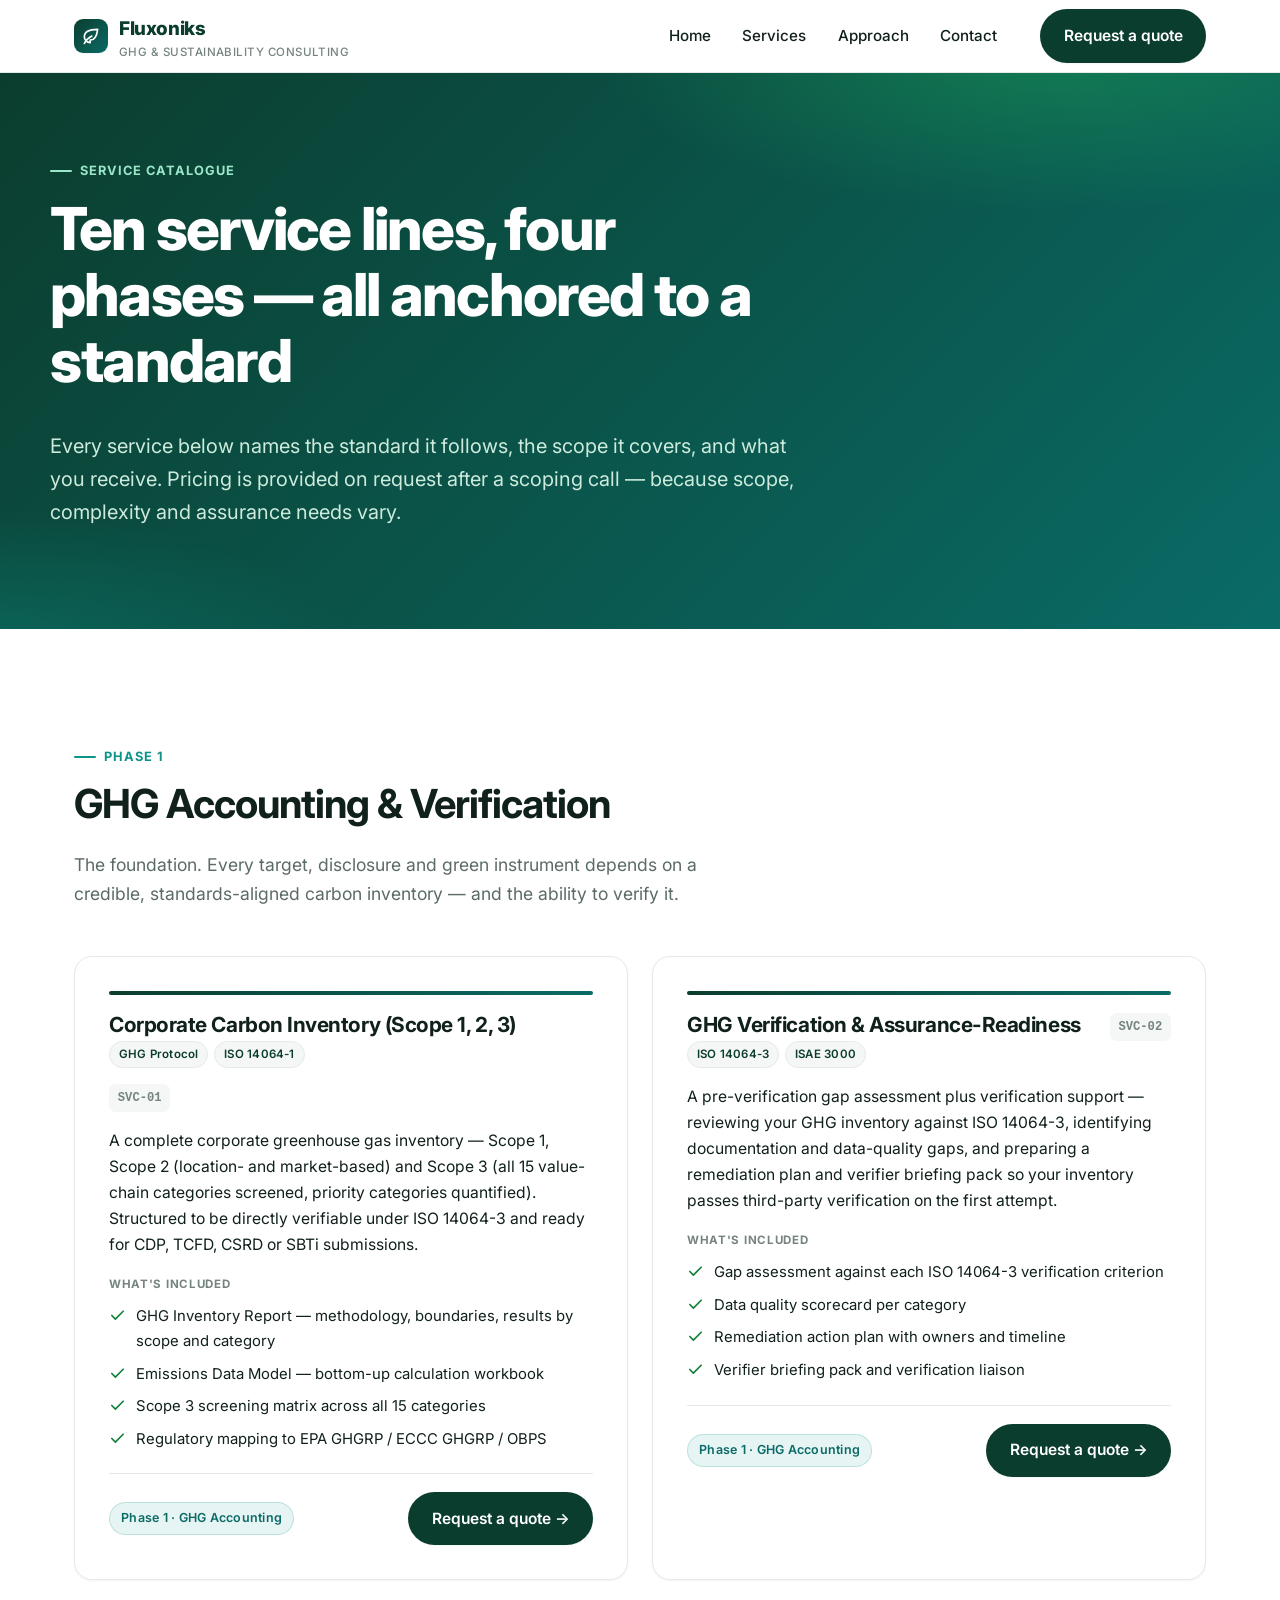
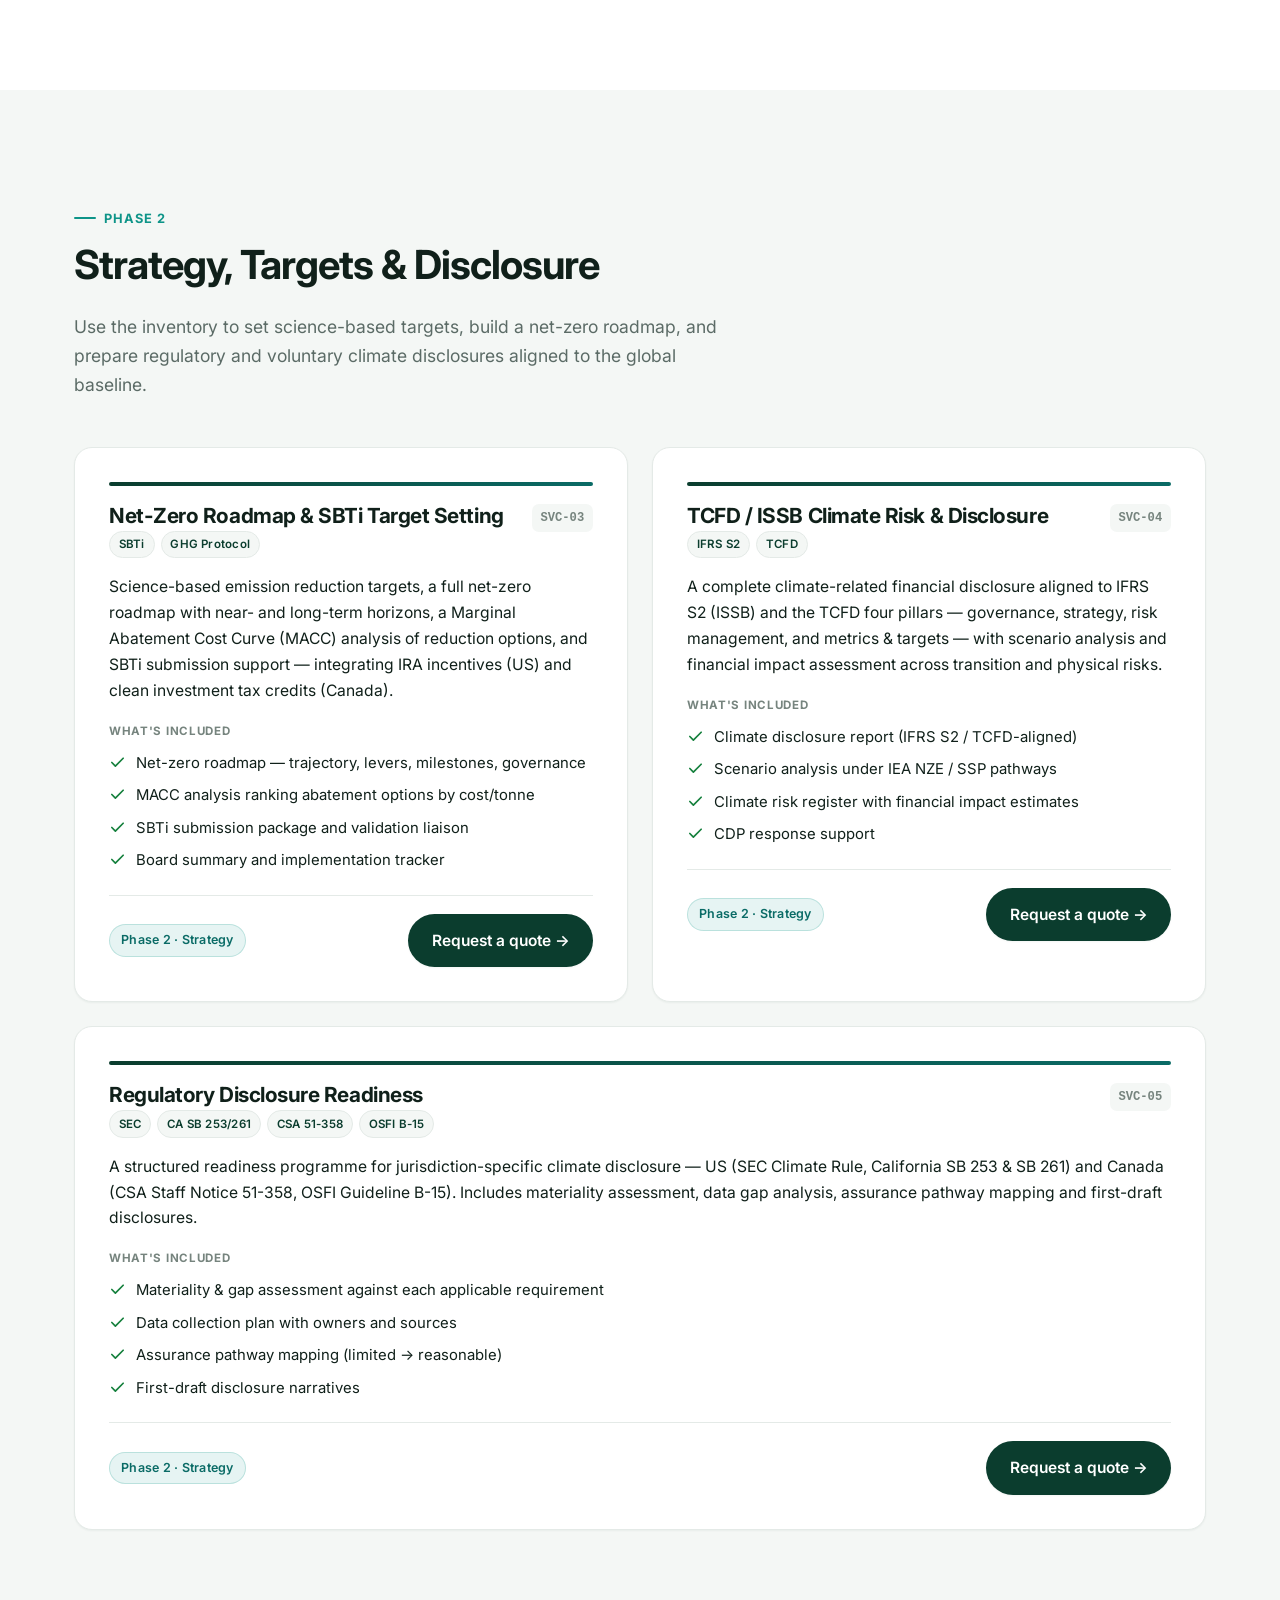
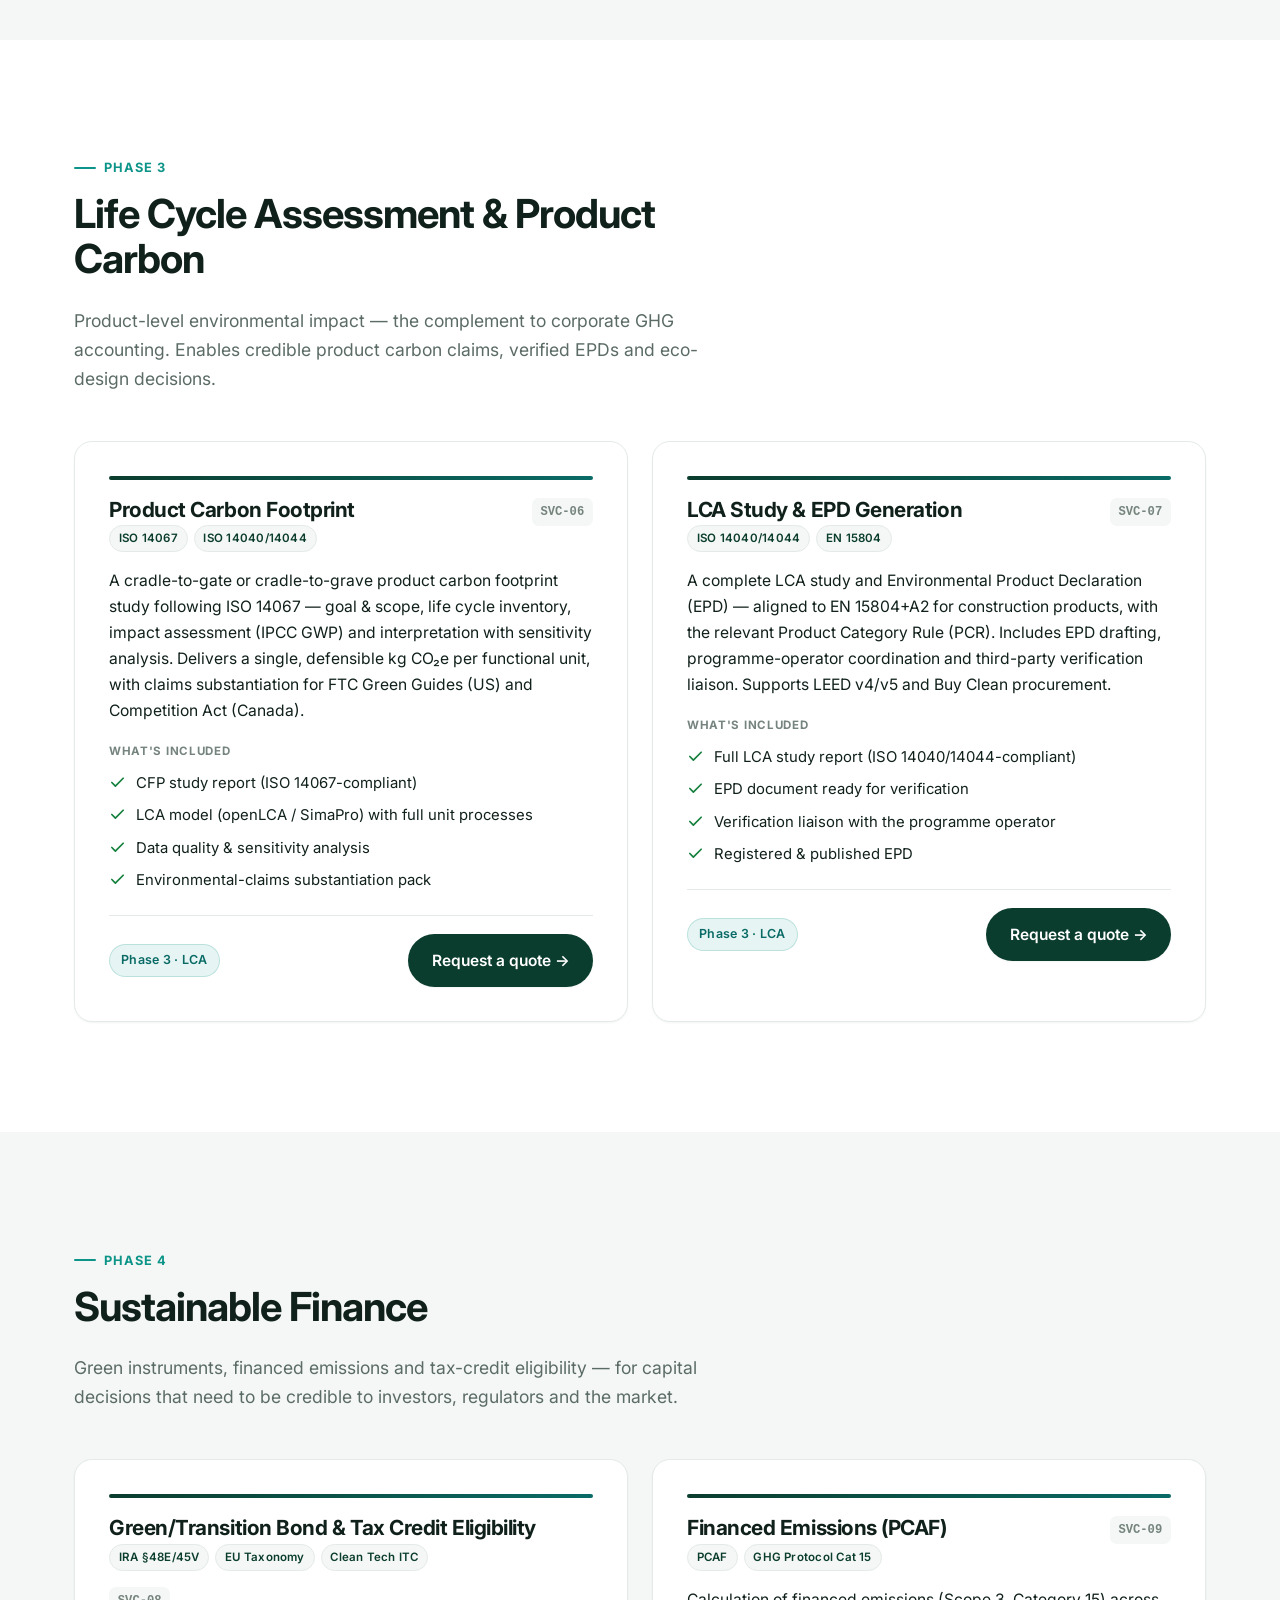
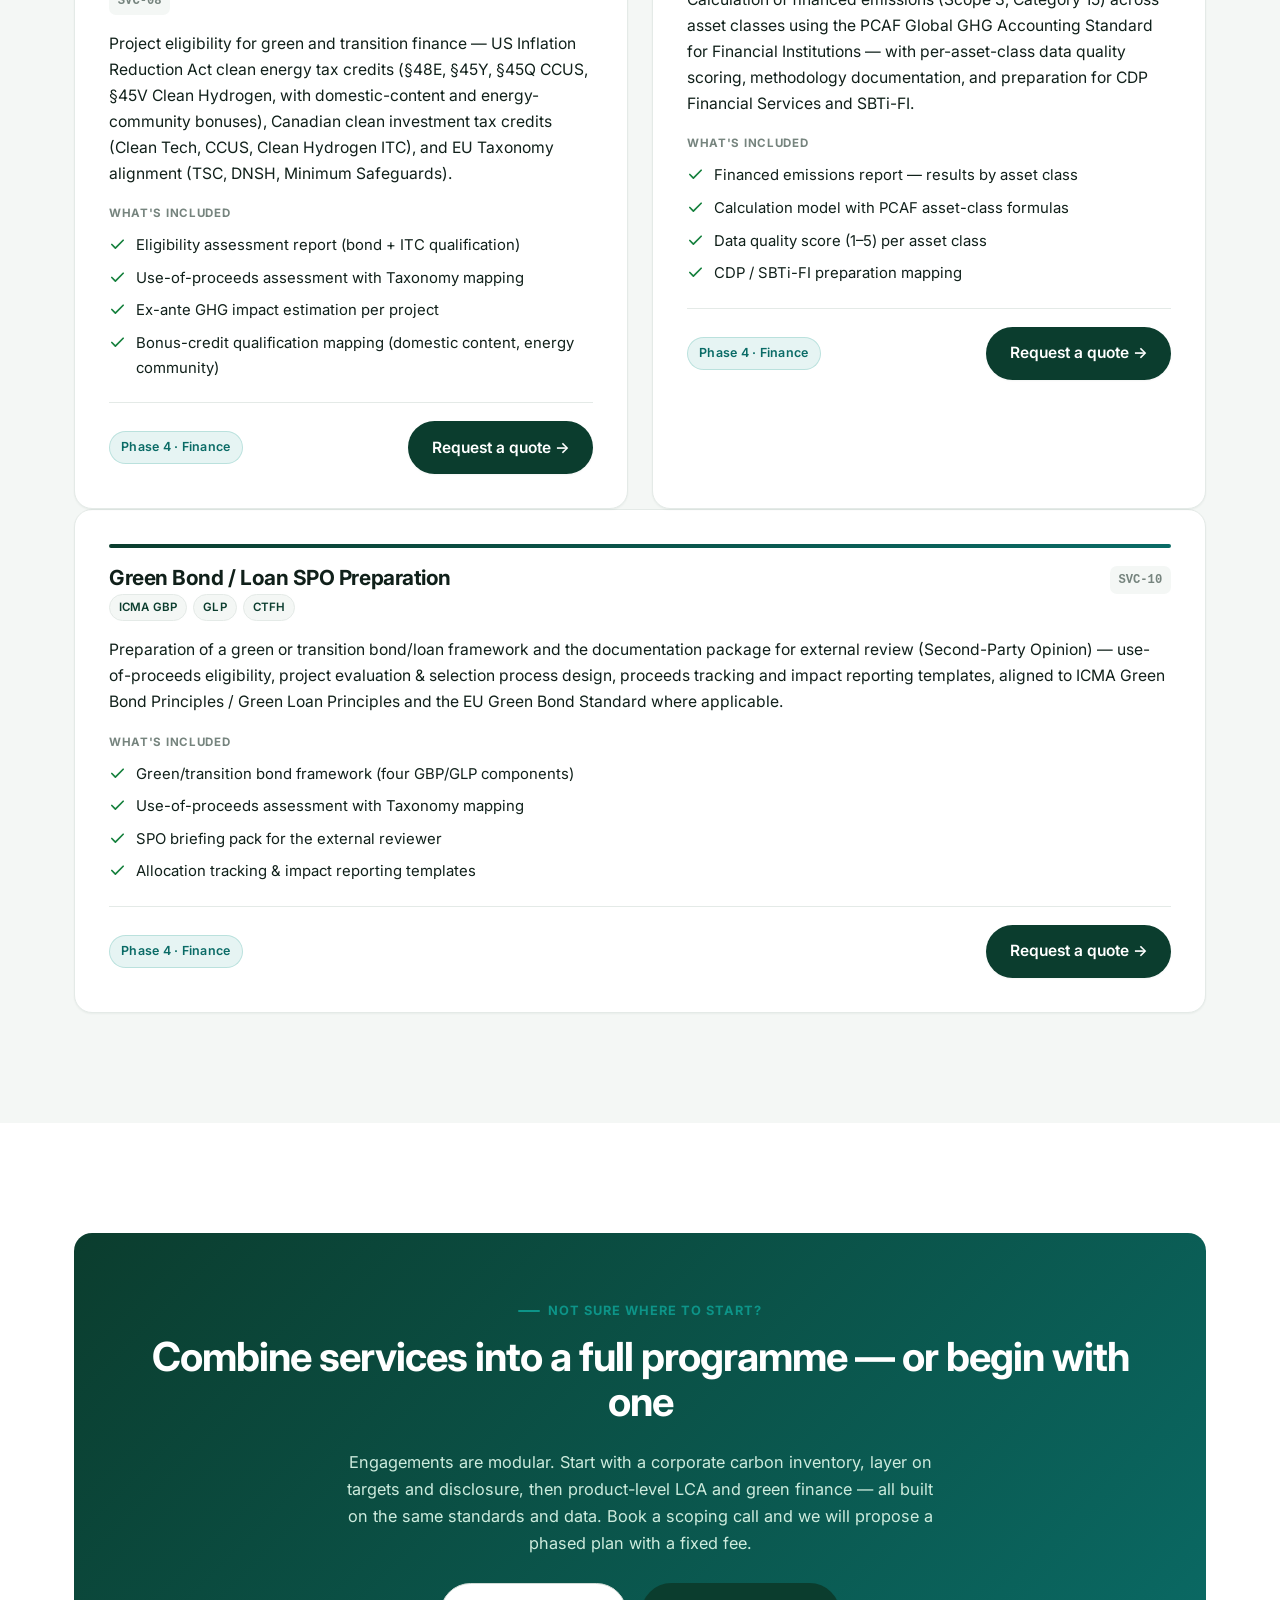
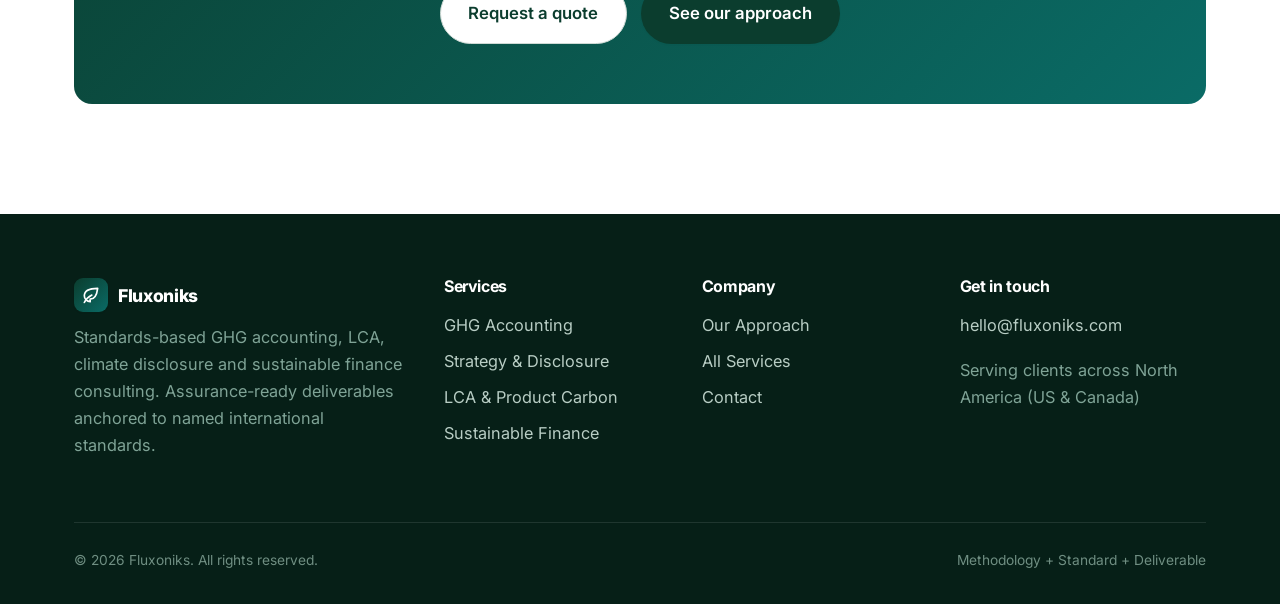
<file: services.html>
<!DOCTYPE html>
<html lang="en">
<head>
  <meta charset="UTF-8">
  <meta name="viewport" content="width=device-width, initial-scale=1.0">
  <title>Services — Fluxoniks GHG &amp; Sustainability Consulting</title>
  <meta name="description" content="GHG accounting and verification, net-zero and SBTi targets, TCFD/ISSB and CSRD/SEC disclosure, product carbon footprints, LCA and EPDs, EU Taxonomy, PCAF financed emissions and green bond SPOs.">
  <meta name="theme-color" content="#0B3D2E">
  <link rel="icon" type="image/svg+xml" href="/favicon.svg">
  <link rel="canonical" href="https://fluxoniks.com/services.html">
  <link rel="preconnect" href="https://fonts.googleapis.com">
  <link rel="preconnect" href="https://fonts.gstatic.com" crossorigin>
  <link href="https://fonts.googleapis.com/css2?family=Inter:wght@400;500;600;700;800&display=swap" rel="stylesheet">
  <link rel="stylesheet" href="/css/styles.css">
</head>
<body>
<header class="header">
  <div class="container header__inner">
    <a class="brand" href="/" aria-label="Fluxoniks — home">
      <span class="brand__mark" aria-hidden="true"><svg viewBox="0 0 24 24" fill="none" stroke="currentColor" stroke-width="2" stroke-linecap="round" stroke-linejoin="round"><path d="M11 20A7 7 0 0 1 4 13C4 7 9 4 20 4c-1 8-3 13-9 13Z"/><path d="M4 21c2-4 5-7 9-9"/></svg></span>
      <span>Fluxoniks<span class="brand__sub">GHG &amp; Sustainability Consulting</span></span>
    </a>
    <nav class="nav">
      <div class="nav__links" id="navlinks">
        <a href="/">Home</a><a href="/services.html">Services</a><a href="/approach.html">Approach</a><a href="/contact.html">Contact</a>
      </div>
      <div class="nav__cta">
        <a class="btn btn-primary" href="/contact.html">Request a quote</a>
        <button class="nav__toggle" id="navtoggle" aria-label="Open menu" aria-expanded="false"><svg viewBox="0 0 24 24" fill="none" stroke="currentColor" stroke-width="2" stroke-linecap="round"><path d="M4 7h16M4 12h16M4 17h16"/></svg></button>
      </div>
    </nav>
  </div>
</header>
<main>
  <section class="hero">
    <div class="hero__bg" aria-hidden="true"></div>
    <div class="container hero__inner" style="padding-top:clamp(48px,7vw,80px);padding-bottom:clamp(40px,6vw,70px);">
      <span class="eyebrow">Service catalogue</span>
      <h1>Ten service lines, four phases — all anchored to a standard</h1>
      <p class="hero__lead">Every service below names the standard it follows, the scope it covers, and what you receive. Pricing is provided on request after a scoping call — because scope, complexity and assurance needs vary.</p>
    </div>
  </section>
  <section class="section" id="phase-1">
    <div class="container">
      <div class="section-head">
        <span class="eyebrow">Phase 1</span>
        <h2>GHG Accounting &amp; Verification</h2>
        <p class="section-lead">The foundation. Every target, disclosure and green instrument depends on a credible, standards-aligned carbon inventory — and the ability to verify it.</p>
      </div>
      <div class="grid grid--2">
        <article class="service reveal" id="svc-01">
          <div class="service__band"></div>
          <div class="service__head"><div><h3 class="service__title">Corporate Carbon Inventory (Scope 1, 2, 3)</h3><div class="service__std"><span class="badge">GHG Protocol</span><span class="badge">ISO 14064-1</span></div></div><span class="service__code">SVC-01</span></div>
          <p class="service__scope">A complete corporate greenhouse gas inventory — Scope 1, Scope 2 (location- and market-based) and Scope 3 (all 15 value-chain categories screened, priority categories quantified). Structured to be directly verifiable under ISO 14064-3 and ready for CDP, TCFD, CSRD or SBTi submissions.</p>
          <div class="service__label">What's included</div>
          <ul class="service__list">
            <li><svg viewBox="0 0 24 24" fill="none" stroke="currentColor" stroke-width="2.4" stroke-linecap="round" stroke-linejoin="round"><path d="M20 6 9 17l-5-5"/></svg> GHG Inventory Report — methodology, boundaries, results by scope and category</li>
            <li><svg viewBox="0 0 24 24" fill="none" stroke="currentColor" stroke-width="2.4" stroke-linecap="round" stroke-linejoin="round"><path d="M20 6 9 17l-5-5"/></svg> Emissions Data Model — bottom-up calculation workbook</li>
            <li><svg viewBox="0 0 24 24" fill="none" stroke="currentColor" stroke-width="2.4" stroke-linecap="round" stroke-linejoin="round"><path d="M20 6 9 17l-5-5"/></svg> Scope 3 screening matrix across all 15 categories</li>
            <li><svg viewBox="0 0 24 24" fill="none" stroke="currentColor" stroke-width="2.4" stroke-linecap="round" stroke-linejoin="round"><path d="M20 6 9 17l-5-5"/></svg> Regulatory mapping to EPA GHGRP / ECCC GHGRP / OBPS</li>
          </ul>
          <div class="service__footer"><span class="badge badge--teal">Phase 1 · GHG Accounting</span><a class="btn btn-primary" href="/contact.html">Request a quote →</a></div>
        </article>
        <article class="service reveal" id="svc-02">
          <div class="service__band"></div>
          <div class="service__head"><div><h3 class="service__title">GHG Verification &amp; Assurance-Readiness</h3><div class="service__std"><span class="badge">ISO 14064-3</span><span class="badge">ISAE 3000</span></div></div><span class="service__code">SVC-02</span></div>
          <p class="service__scope">A pre-verification gap assessment plus verification support — reviewing your GHG inventory against ISO 14064-3, identifying documentation and data-quality gaps, and preparing a remediation plan and verifier briefing pack so your inventory passes third-party verification on the first attempt.</p>
          <div class="service__label">What's included</div>
          <ul class="service__list">
            <li><svg viewBox="0 0 24 24" fill="none" stroke="currentColor" stroke-width="2.4" stroke-linecap="round" stroke-linejoin="round"><path d="M20 6 9 17l-5-5"/></svg> Gap assessment against each ISO 14064-3 verification criterion</li>
            <li><svg viewBox="0 0 24 24" fill="none" stroke="currentColor" stroke-width="2.4" stroke-linecap="round" stroke-linejoin="round"><path d="M20 6 9 17l-5-5"/></svg> Data quality scorecard per category</li>
            <li><svg viewBox="0 0 24 24" fill="none" stroke="currentColor" stroke-width="2.4" stroke-linecap="round" stroke-linejoin="round"><path d="M20 6 9 17l-5-5"/></svg> Remediation action plan with owners and timeline</li>
            <li><svg viewBox="0 0 24 24" fill="none" stroke="currentColor" stroke-width="2.4" stroke-linecap="round" stroke-linejoin="round"><path d="M20 6 9 17l-5-5"/></svg> Verifier briefing pack and verification liaison</li>
          </ul>
          <div class="service__footer"><span class="badge badge--teal">Phase 1 · GHG Accounting</span><a class="btn btn-primary" href="/contact.html">Request a quote →</a></div>
        </article>
      </div>
    </div>
  </section>
  <section class="section section--alt" id="phase-2">
    <div class="container">
      <div class="section-head">
        <span class="eyebrow">Phase 2</span>
        <h2>Strategy, Targets &amp; Disclosure</h2>
        <p class="section-lead">Use the inventory to set science-based targets, build a net-zero roadmap, and prepare regulatory and voluntary climate disclosures aligned to the global baseline.</p>
      </div>
      <div class="grid grid--2">
        <article class="service reveal" id="svc-03">
          <div class="service__band"></div>
          <div class="service__head"><div><h3 class="service__title">Net-Zero Roadmap &amp; SBTi Target Setting</h3><div class="service__std"><span class="badge">SBTi</span><span class="badge">GHG Protocol</span></div></div><span class="service__code">SVC-03</span></div>
          <p class="service__scope">Science-based emission reduction targets, a full net-zero roadmap with near- and long-term horizons, a Marginal Abatement Cost Curve (MACC) analysis of reduction options, and SBTi submission support — integrating IRA incentives (US) and clean investment tax credits (Canada).</p>
          <div class="service__label">What's included</div>
          <ul class="service__list">
            <li><svg viewBox="0 0 24 24" fill="none" stroke="currentColor" stroke-width="2.4" stroke-linecap="round" stroke-linejoin="round"><path d="M20 6 9 17l-5-5"/></svg> Net-zero roadmap — trajectory, levers, milestones, governance</li>
            <li><svg viewBox="0 0 24 24" fill="none" stroke="currentColor" stroke-width="2.4" stroke-linecap="round" stroke-linejoin="round"><path d="M20 6 9 17l-5-5"/></svg> MACC analysis ranking abatement options by cost/tonne</li>
            <li><svg viewBox="0 0 24 24" fill="none" stroke="currentColor" stroke-width="2.4" stroke-linecap="round" stroke-linejoin="round"><path d="M20 6 9 17l-5-5"/></svg> SBTi submission package and validation liaison</li>
            <li><svg viewBox="0 0 24 24" fill="none" stroke="currentColor" stroke-width="2.4" stroke-linecap="round" stroke-linejoin="round"><path d="M20 6 9 17l-5-5"/></svg> Board summary and implementation tracker</li>
          </ul>
          <div class="service__footer"><span class="badge badge--teal">Phase 2 · Strategy</span><a class="btn btn-primary" href="/contact.html">Request a quote →</a></div>
        </article>
        <article class="service reveal" id="svc-04">
          <div class="service__band"></div>
          <div class="service__head"><div><h3 class="service__title">TCFD / ISSB Climate Risk &amp; Disclosure</h3><div class="service__std"><span class="badge">IFRS S2</span><span class="badge">TCFD</span></div></div><span class="service__code">SVC-04</span></div>
          <p class="service__scope">A complete climate-related financial disclosure aligned to IFRS S2 (ISSB) and the TCFD four pillars — governance, strategy, risk management, and metrics &amp; targets — with scenario analysis and financial impact assessment across transition and physical risks.</p>
          <div class="service__label">What's included</div>
          <ul class="service__list">
            <li><svg viewBox="0 0 24 24" fill="none" stroke="currentColor" stroke-width="2.4" stroke-linecap="round" stroke-linejoin="round"><path d="M20 6 9 17l-5-5"/></svg> Climate disclosure report (IFRS S2 / TCFD-aligned)</li>
            <li><svg viewBox="0 0 24 24" fill="none" stroke="currentColor" stroke-width="2.4" stroke-linecap="round" stroke-linejoin="round"><path d="M20 6 9 17l-5-5"/></svg> Scenario analysis under IEA NZE / SSP pathways</li>
            <li><svg viewBox="0 0 24 24" fill="none" stroke="currentColor" stroke-width="2.4" stroke-linecap="round" stroke-linejoin="round"><path d="M20 6 9 17l-5-5"/></svg> Climate risk register with financial impact estimates</li>
            <li><svg viewBox="0 0 24 24" fill="none" stroke="currentColor" stroke-width="2.4" stroke-linecap="round" stroke-linejoin="round"><path d="M20 6 9 17l-5-5"/></svg> CDP response support</li>
          </ul>
          <div class="service__footer"><span class="badge badge--teal">Phase 2 · Strategy</span><a class="btn btn-primary" href="/contact.html">Request a quote →</a></div>
        </article>
      </div>
      <div class="grid grid--2" style="margin-top:24px;">
        <article class="service reveal" id="svc-05" style="grid-column:1 / -1;">
          <div class="service__band"></div>
          <div class="service__head"><div><h3 class="service__title">Regulatory Disclosure Readiness</h3><div class="service__std"><span class="badge">SEC</span><span class="badge">CA SB 253/261</span><span class="badge">CSA 51-358</span><span class="badge">OSFI B-15</span></div></div><span class="service__code">SVC-05</span></div>
          <p class="service__scope">A structured readiness programme for jurisdiction-specific climate disclosure — US (SEC Climate Rule, California SB 253 &amp; SB 261) and Canada (CSA Staff Notice 51-358, OSFI Guideline B-15). Includes materiality assessment, data gap analysis, assurance pathway mapping and first-draft disclosures.</p>
          <div class="service__label">What's included</div>
          <ul class="service__list">
            <li><svg viewBox="0 0 24 24" fill="none" stroke="currentColor" stroke-width="2.4" stroke-linecap="round" stroke-linejoin="round"><path d="M20 6 9 17l-5-5"/></svg> Materiality &amp; gap assessment against each applicable requirement</li>
            <li><svg viewBox="0 0 24 24" fill="none" stroke="currentColor" stroke-width="2.4" stroke-linecap="round" stroke-linejoin="round"><path d="M20 6 9 17l-5-5"/></svg> Data collection plan with owners and sources</li>
            <li><svg viewBox="0 0 24 24" fill="none" stroke="currentColor" stroke-width="2.4" stroke-linecap="round" stroke-linejoin="round"><path d="M20 6 9 17l-5-5"/></svg> Assurance pathway mapping (limited → reasonable)</li>
            <li><svg viewBox="0 0 24 24" fill="none" stroke="currentColor" stroke-width="2.4" stroke-linecap="round" stroke-linejoin="round"><path d="M20 6 9 17l-5-5"/></svg> First-draft disclosure narratives</li>
          </ul>
          <div class="service__footer"><span class="badge badge--teal">Phase 2 · Strategy</span><a class="btn btn-primary" href="/contact.html">Request a quote →</a></div>
        </article>
      </div>
    </div>
  </section>
  <section class="section" id="phase-3">
    <div class="container">
      <div class="section-head">
        <span class="eyebrow">Phase 3</span>
        <h2>Life Cycle Assessment &amp; Product Carbon</h2>
        <p class="section-lead">Product-level environmental impact — the complement to corporate GHG accounting. Enables credible product carbon claims, verified EPDs and eco-design decisions.</p>
      </div>
      <div class="grid grid--2">
        <article class="service reveal" id="svc-06">
          <div class="service__band"></div>
          <div class="service__head"><div><h3 class="service__title">Product Carbon Footprint</h3><div class="service__std"><span class="badge">ISO 14067</span><span class="badge">ISO 14040/14044</span></div></div><span class="service__code">SVC-06</span></div>
          <p class="service__scope">A cradle-to-gate or cradle-to-grave product carbon footprint study following ISO 14067 — goal &amp; scope, life cycle inventory, impact assessment (IPCC GWP) and interpretation with sensitivity analysis. Delivers a single, defensible kg CO₂e per functional unit, with claims substantiation for FTC Green Guides (US) and Competition Act (Canada).</p>
          <div class="service__label">What's included</div>
          <ul class="service__list">
            <li><svg viewBox="0 0 24 24" fill="none" stroke="currentColor" stroke-width="2.4" stroke-linecap="round" stroke-linejoin="round"><path d="M20 6 9 17l-5-5"/></svg> CFP study report (ISO 14067-compliant)</li>
            <li><svg viewBox="0 0 24 24" fill="none" stroke="currentColor" stroke-width="2.4" stroke-linecap="round" stroke-linejoin="round"><path d="M20 6 9 17l-5-5"/></svg> LCA model (openLCA / SimaPro) with full unit processes</li>
            <li><svg viewBox="0 0 24 24" fill="none" stroke="currentColor" stroke-width="2.4" stroke-linecap="round" stroke-linejoin="round"><path d="M20 6 9 17l-5-5"/></svg> Data quality &amp; sensitivity analysis</li>
            <li><svg viewBox="0 0 24 24" fill="none" stroke="currentColor" stroke-width="2.4" stroke-linecap="round" stroke-linejoin="round"><path d="M20 6 9 17l-5-5"/></svg> Environmental-claims substantiation pack</li>
          </ul>
          <div class="service__footer"><span class="badge badge--teal">Phase 3 · LCA</span><a class="btn btn-primary" href="/contact.html">Request a quote →</a></div>
        </article>
        <article class="service reveal" id="svc-07">
          <div class="service__band"></div>
          <div class="service__head"><div><h3 class="service__title">LCA Study &amp; EPD Generation</h3><div class="service__std"><span class="badge">ISO 14040/14044</span><span class="badge">EN 15804</span></div></div><span class="service__code">SVC-07</span></div>
          <p class="service__scope">A complete LCA study and Environmental Product Declaration (EPD) — aligned to EN 15804+A2 for construction products, with the relevant Product Category Rule (PCR). Includes EPD drafting, programme-operator coordination and third-party verification liaison. Supports LEED v4/v5 and Buy Clean procurement.</p>
          <div class="service__label">What's included</div>
          <ul class="service__list">
            <li><svg viewBox="0 0 24 24" fill="none" stroke="currentColor" stroke-width="2.4" stroke-linecap="round" stroke-linejoin="round"><path d="M20 6 9 17l-5-5"/></svg> Full LCA study report (ISO 14040/14044-compliant)</li>
            <li><svg viewBox="0 0 24 24" fill="none" stroke="currentColor" stroke-width="2.4" stroke-linecap="round" stroke-linejoin="round"><path d="M20 6 9 17l-5-5"/></svg> EPD document ready for verification</li>
            <li><svg viewBox="0 0 24 24" fill="none" stroke="currentColor" stroke-width="2.4" stroke-linecap="round" stroke-linejoin="round"><path d="M20 6 9 17l-5-5"/></svg> Verification liaison with the programme operator</li>
            <li><svg viewBox="0 0 24 24" fill="none" stroke="currentColor" stroke-width="2.4" stroke-linecap="round" stroke-linejoin="round"><path d="M20 6 9 17l-5-5"/></svg> Registered &amp; published EPD</li>
          </ul>
          <div class="service__footer"><span class="badge badge--teal">Phase 3 · LCA</span><a class="btn btn-primary" href="/contact.html">Request a quote →</a></div>
        </article>
      </div>
    </div>
  </section>
  <section class="section section--alt" id="phase-4">
    <div class="container">
      <div class="section-head">
        <span class="eyebrow">Phase 4</span>
        <h2>Sustainable Finance</h2>
        <p class="section-lead">Green instruments, financed emissions and tax-credit eligibility — for capital decisions that need to be credible to investors, regulators and the market.</p>
      </div>
      <div class="grid grid--2">
        <article class="service reveal" id="svc-08">
          <div class="service__band"></div>
          <div class="service__head"><div><h3 class="service__title">Green/Transition Bond &amp; Tax Credit Eligibility</h3><div class="service__std"><span class="badge">IRA §48E/45V</span><span class="badge">EU Taxonomy</span><span class="badge">Clean Tech ITC</span></div></div><span class="service__code">SVC-08</span></div>
          <p class="service__scope">Project eligibility for green and transition finance — US Inflation Reduction Act clean energy tax credits (§48E, §45Y, §45Q CCUS, §45V Clean Hydrogen, with domestic-content and energy-community bonuses), Canadian clean investment tax credits (Clean Tech, CCUS, Clean Hydrogen ITC), and EU Taxonomy alignment (TSC, DNSH, Minimum Safeguards).</p>
          <div class="service__label">What's included</div>
          <ul class="service__list">
            <li><svg viewBox="0 0 24 24" fill="none" stroke="currentColor" stroke-width="2.4" stroke-linecap="round" stroke-linejoin="round"><path d="M20 6 9 17l-5-5"/></svg> Eligibility assessment report (bond + ITC qualification)</li>
            <li><svg viewBox="0 0 24 24" fill="none" stroke="currentColor" stroke-width="2.4" stroke-linecap="round" stroke-linejoin="round"><path d="M20 6 9 17l-5-5"/></svg> Use-of-proceeds assessment with Taxonomy mapping</li>
            <li><svg viewBox="0 0 24 24" fill="none" stroke="currentColor" stroke-width="2.4" stroke-linecap="round" stroke-linejoin="round"><path d="M20 6 9 17l-5-5"/></svg> Ex-ante GHG impact estimation per project</li>
            <li><svg viewBox="0 0 24 24" fill="none" stroke="currentColor" stroke-width="2.4" stroke-linecap="round" stroke-linejoin="round"><path d="M20 6 9 17l-5-5"/></svg> Bonus-credit qualification mapping (domestic content, energy community)</li>
          </ul>
          <div class="service__footer"><span class="badge badge--teal">Phase 4 · Finance</span><a class="btn btn-primary" href="/contact.html">Request a quote →</a></div>
        </article>
        <article class="service reveal" id="svc-09">
          <div class="service__band"></div>
          <div class="service__head"><div><h3 class="service__title">Financed Emissions (PCAF)</h3><div class="service__std"><span class="badge">PCAF</span><span class="badge">GHG Protocol Cat 15</span></div></div><span class="service__code">SVC-09</span></div>
          <p class="service__scope">Calculation of financed emissions (Scope 3, Category 15) across asset classes using the PCAF Global GHG Accounting Standard for Financial Institutions — with per-asset-class data quality scoring, methodology documentation, and preparation for CDP Financial Services and SBTi-FI.</p>
          <div class="service__label">What's included</div>
          <ul class="service__list">
            <li><svg viewBox="0 0 24 24" fill="none" stroke="currentColor" stroke-width="2.4" stroke-linecap="round" stroke-linejoin="round"><path d="M20 6 9 17l-5-5"/></svg> Financed emissions report — results by asset class</li>
            <li><svg viewBox="0 0 24 24" fill="none" stroke="currentColor" stroke-width="2.4" stroke-linecap="round" stroke-linejoin="round"><path d="M20 6 9 17l-5-5"/></svg> Calculation model with PCAF asset-class formulas</li>
            <li><svg viewBox="0 0 24 24" fill="none" stroke="currentColor" stroke-width="2.4" stroke-linecap="round" stroke-linejoin="round"><path d="M20 6 9 17l-5-5"/></svg> Data quality score (1–5) per asset class</li>
            <li><svg viewBox="0 0 24 24" fill="none" stroke="currentColor" stroke-width="2.4" stroke-linecap="round" stroke-linejoin="round"><path d="M20 6 9 17l-5-5"/></svg> CDP / SBTi-FI preparation mapping</li>
          </ul>
          <div class="service__footer"><span class="badge badge--teal">Phase 4 · Finance</span><a class="btn btn-primary" href="/contact.html">Request a quote →</a></div>
        </article>
      </div>
        <article class="service reveal" id="svc-10">
          <div class="service__band"></div>
          <div class="service__head"><div><h3 class="service__title">Green Bond / Loan SPO Preparation</h3><div class="service__std"><span class="badge">ICMA GBP</span><span class="badge">GLP</span><span class="badge">CTFH</span></div></div><span class="service__code">SVC-10</span></div>
          <p class="service__scope">Preparation of a green or transition bond/loan framework and the documentation package for external review (Second-Party Opinion) — use-of-proceeds eligibility, project evaluation &amp; selection process design, proceeds tracking and impact reporting templates, aligned to ICMA Green Bond Principles / Green Loan Principles and the EU Green Bond Standard where applicable.</p>
          <div class="service__label">What's included</div>
          <ul class="service__list">
            <li><svg viewBox="0 0 24 24" fill="none" stroke="currentColor" stroke-width="2.4" stroke-linecap="round" stroke-linejoin="round"><path d="M20 6 9 17l-5-5"/></svg> Green/transition bond framework (four GBP/GLP components)</li>
            <li><svg viewBox="0 0 24 24" fill="none" stroke="currentColor" stroke-width="2.4" stroke-linecap="round" stroke-linejoin="round"><path d="M20 6 9 17l-5-5"/></svg> Use-of-proceeds assessment with Taxonomy mapping</li>
            <li><svg viewBox="0 0 24 24" fill="none" stroke="currentColor" stroke-width="2.4" stroke-linecap="round" stroke-linejoin="round"><path d="M20 6 9 17l-5-5"/></svg> SPO briefing pack for the external reviewer</li>
            <li><svg viewBox="0 0 24 24" fill="none" stroke="currentColor" stroke-width="2.4" stroke-linecap="round" stroke-linejoin="round"><path d="M20 6 9 17l-5-5"/></svg> Allocation tracking &amp; impact reporting templates</li>
          </ul>
          <div class="service__footer"><span class="badge badge--teal">Phase 4 · Finance</span><a class="btn btn-primary" href="/contact.html">Request a quote →</a></div>
        </article>
      </div>
    </div>
  </section>

  <section class="section">
    <div class="container">
      <div class="lead-card reveal">
        <span class="eyebrow" style="justify-content:center;">Not sure where to start?</span>
        <h2>Combine services into a full programme — or begin with one</h2>
        <p>Engagements are modular. Start with a corporate carbon inventory, layer on targets and disclosure, then product-level LCA and green finance — all built on the same standards and data. Book a scoping call and we will propose a phased plan with a fixed fee.</p>
        <div style="display:flex;justify-content:center;gap:14px;flex-wrap:wrap;">
          <a class="btn btn-secondary btn-lg" href="/contact.html">Request a quote</a>
          <a class="btn btn-primary btn-lg" href="/approach.html">See our approach</a>
        </div>
      </div>
    </div>
  </section>
</main>

<footer class="footer">
  <div class="container">
    <div class="footer__top">
      <div>
        <div class="footer__brand-mark"><span class="brand__mark" aria-hidden="true"><svg viewBox="0 0 24 24" fill="none" stroke="currentColor" stroke-width="2" stroke-linecap="round" stroke-linejoin="round"><path d="M11 20A7 7 0 0 1 4 13C4 7 9 4 20 4c-1 8-3 13-9 13Z"/><path d="M4 21c2-4 5-7 9-9"/></svg></span> Fluxoniks</div>
        <p class="footer__brand">Standards-based GHG accounting, LCA, climate disclosure and sustainable finance consulting. Assurance-ready deliverables anchored to named international standards.</p>
      </div>
      <div><h4>Services</h4><ul><li><a href="/services.html#phase-1">GHG Accounting</a></li><li><a href="/services.html#phase-2">Strategy &amp; Disclosure</a></li><li><a href="/services.html#phase-3">LCA &amp; Product Carbon</a></li><li><a href="/services.html#phase-4">Sustainable Finance</a></li></ul></div>
      <div><h4>Company</h4><ul><li><a href="/approach.html">Our Approach</a></li><li><a href="/services.html">All Services</a></li><li><a href="/contact.html">Contact</a></li></ul></div>
      <div><h4>Get in touch</h4><p><a href="mailto:hello@fluxoniks.com">hello@fluxoniks.com</a></p><p style="margin-top:6px;color:#7FA396;">Serving clients across North America (US &amp; Canada)</p></div>
    </div>
    <div class="footer__bottom">
      <span>© <span id="year">2024</span> Fluxoniks. All rights reserved.</span>
      <span>Methodology + Standard + Deliverable</span>
    </div>
  </div>
</footer>
<script src="/js/main.js"></script>
</body>
</html>
</file>
<file: css/styles.css>
/* ============================================================
   Fluxoniks — GHG & Sustainability Consulting — styles.css
   ============================================================ */
:root{
  --green-deep:#0B3D2E;--green:#15803D;--green-bright:#22C55E;
  --teal:#0D9488;--teal-deep:#0A6B66;
  --bg:#ffffff;--bg-alt:#F4F7F5;--bg-mute:#FAFBFA;
  --text:#10201A;--muted:#5B6B66;--muted-2:#76847E;
  --border:#E4EAE7;--border-strong:#CFDAD5;
  --shadow-sm:0 1px 2px rgba(11,61,46,.05);
  --shadow:0 6px 24px rgba(11,61,46,.07);
  --shadow-lg:0 24px 60px rgba(11,61,46,.14);
  --radius:18px;--radius-sm:12px;--radius-xs:8px;
  --maxw:1180px;--header-h:72px;
  --ease:cubic-bezier(.2,.7,.2,1);
  --green-grad:linear-gradient(135deg,#0B3D2E 0%,#0A6B66 100%);
}
*,*::before,*::after{box-sizing:border-box}
html{scroll-behavior:smooth;scroll-padding-top:calc(var(--header-h) + 18px);-webkit-text-size-adjust:100%}
body{margin:0;font-family:'Inter',system-ui,-apple-system,'Segoe UI',Roboto,Helvetica,Arial,sans-serif;color:var(--text);background:var(--bg);line-height:1.65;font-size:1.02rem;-webkit-font-smoothing:antialiased;text-rendering:optimizeLegibility}
h1,h2,h3,h4{line-height:1.12;letter-spacing:-.022em;color:var(--text);font-weight:700;margin:0 0 .6em}
h1{font-size:clamp(2.3rem,4.8vw,3.7rem);font-weight:800;letter-spacing:-.03em}
h2{font-size:clamp(1.7rem,3.3vw,2.5rem);letter-spacing:-.025em}
h3{font-size:clamp(1.2rem,2vw,1.4rem)}
h4{font-size:1.1rem}
p{margin:0 0 1.1rem}
a{color:var(--green-deep);text-decoration:none}
img,svg{max-width:100%;display:block}
ul{margin:0;padding:0;list-style:none}
strong{font-weight:600}
::selection{background:rgba(13,148,136,.22)}

/* Layout */
.container{max-width:var(--maxw);margin:0 auto;padding:0 24px}
.section{padding:clamp(56px,9vw,110px) 0}
.section--alt{background:var(--bg-alt)}
.section--dark{background:var(--green-deep);color:#D7E6DF}
.section--dark h1,.section--dark h2,.section--dark h3{color:#fff}
.section-head{max-width:680px;margin:0 0 48px}
.section-head.center{margin-left:auto;margin-right:auto;text-align:center}
.eyebrow{display:inline-flex;align-items:center;gap:8px;font-size:.8rem;font-weight:700;letter-spacing:.08em;text-transform:uppercase;color:var(--teal);margin:0 0 14px}
.eyebrow::before{content:"";width:22px;height:2px;background:var(--teal);border-radius:2px}
.section-lead{font-size:1.1rem;color:var(--muted);max-width:60ch}

/* Buttons */
.btn{display:inline-flex;align-items:center;justify-content:center;gap:.55rem;font-weight:600;font-size:.97rem;padding:.8rem 1.4rem;border-radius:999px;border:1.5px solid transparent;cursor:pointer;transition:transform .25s var(--ease),box-shadow .25s var(--ease),background .25s var(--ease),color .25s var(--ease),border-color .25s var(--ease);text-decoration:none;white-space:nowrap}
.btn-primary{background:var(--green-deep);color:#fff;box-shadow:var(--shadow-sm)}
.btn-primary:hover{transform:translateY(-2px);box-shadow:0 12px 30px rgba(11,61,46,.22)}
.btn-secondary{background:#fff;color:var(--green-deep);border-color:var(--border-strong)}
.btn-secondary:hover{border-color:var(--green);color:var(--green);transform:translateY(-2px)}
.btn-ghost{background:transparent;color:#fff;border-color:rgba(255,255,255,.4)}
.btn-ghost:hover{border-color:#fff;background:rgba(255,255,255,.08)}
.btn-lg{padding:1rem 1.7rem;font-size:1.05rem}

/* Badge + Grid */
.badge{display:inline-flex;align-items:center;gap:7px;font-size:.78rem;font-weight:600;letter-spacing:.02em;padding:.32rem .7rem;border-radius:999px;background:var(--bg-alt);color:var(--green-deep);border:1px solid var(--border)}
.badge--teal{background:rgba(13,148,136,.1);color:var(--teal-deep);border-color:rgba(13,148,136,.2)}
.grid{display:grid;gap:24px}
.grid--2{grid-template-columns:repeat(2,1fr)}
.grid--3{grid-template-columns:repeat(3,1fr)}
.grid--4{grid-template-columns:repeat(4,1fr)}
/* Header / Nav */
.header{position:sticky;top:0;z-index:100;background:rgba(255,255,255,.86);backdrop-filter:saturate(180%) blur(14px);-webkit-backdrop-filter:saturate(180%) blur(14px);border-bottom:1px solid var(--border);transition:box-shadow .3s var(--ease)}
.header.scrolled{box-shadow:var(--shadow-sm)}
.header__inner{height:var(--header-h);display:flex;align-items:center;justify-content:space-between;gap:20px}
.brand{display:flex;align-items:center;gap:11px;font-weight:800;letter-spacing:-.02em;color:var(--green-deep);font-size:1.18rem}
.brand__mark{width:34px;height:34px;border-radius:9px;background:var(--green-grad);display:grid;place-items:center;color:#fff;box-shadow:var(--shadow-sm);flex:none}
.brand__mark svg{width:20px;height:20px}
.brand__sub{color:var(--muted-2);font-weight:500;font-size:.72rem;letter-spacing:.04em;text-transform:uppercase;display:block;line-height:1;margin-top:3px}
.nav{display:flex;align-items:center;gap:30px}
.nav__links{display:flex;align-items:center;gap:6px}
.nav__links a{color:var(--text);font-weight:500;font-size:.95rem;padding:.5rem .8rem;border-radius:999px;transition:color .2s,background .2s}
.nav__links a:hover{color:var(--green-deep);background:var(--bg-alt)}
.nav__cta{display:flex;gap:10px;align-items:center}
.nav__toggle{display:none;background:none;border:0;cursor:pointer;width:42px;height:42px;border-radius:10px;color:var(--green-deep)}
.nav__toggle:hover{background:var(--bg-alt)}
@media(max-width:860px){
  .nav__links{position:fixed;inset:var(--header-h) 0 auto 0;background:#fff;border-bottom:1px solid var(--border);flex-direction:column;align-items:stretch;padding:14px 24px 24px;gap:4px;transform:translateY(-8px);opacity:0;pointer-events:none;transition:opacity .2s,transform .2s}
  .nav__links.open{transform:none;opacity:1;pointer-events:auto}
  .nav__links a{padding:.9rem .6rem;font-size:1.05rem}
  .nav__toggle{display:grid;place-items:center}
}

/* Hero */
.hero{position:relative;overflow:hidden;background:var(--green-grad);color:#EAF5EF}
.hero__bg{position:absolute;inset:0;background:radial-gradient(60% 50% at 82% -5%,rgba(34,197,94,.34),transparent 60%),radial-gradient(55% 45% at -5% 105%,rgba(13,148,136,.4),transparent 60%)}
.hero__inner{position:relative;padding:clamp(64px,11vw,140px) 0 clamp(52px,8vw,104px)}
.hero .eyebrow{color:#9BE7C9}
.hero .eyebrow::before{background:#9BE7C9}
.hero h1{color:#fff;max-width:18ch}
.hero__lead{font-size:clamp(1.05rem,2vw,1.25rem);color:#CDEBDD;max-width:58ch;margin-bottom:30px}
.hero__cta{display:flex;flex-wrap:wrap;gap:14px;margin-bottom:46px}
.hero__cta .btn-secondary{color:#fff}
.hero__stats{display:grid;grid-template-columns:repeat(3,1fr);gap:30px;max-width:700px;border-top:1px solid rgba(255,255,255,.16);padding-top:34px}
.stat__num{font-size:clamp(1.6rem,3vw,2.3rem);font-weight:800;color:#fff;line-height:1}
.stat__lbl{color:#AEDFC8;font-size:.9rem;margin-top:7px}

/* Card */
.card{background:#fff;border:1px solid var(--border);border-radius:var(--radius);padding:28px;box-shadow:var(--shadow-sm);transition:transform .3s var(--ease),box-shadow .3s var(--ease),border-color .3s var(--ease)}
.card:hover{transform:translateY(-4px);box-shadow:var(--shadow);border-color:var(--border-strong)}
.card__icon{width:46px;height:46px;border-radius:12px;background:var(--bg-alt);display:grid;place-items:center;color:var(--green-deep);margin-bottom:18px}
.card__icon svg{width:24px;height:24px}
/* Phases */
.phase-card{position:relative;overflow:hidden}
.phase-card .card__icon{background:var(--green-grad);color:#fff}
.phase__num{position:absolute;top:22px;right:26px;font-size:.78rem;font-weight:700;color:var(--muted-2);letter-spacing:.05em}
.phase__tag{display:inline-block;font-size:.72rem;font-weight:700;letter-spacing:.08em;text-transform:uppercase;color:var(--teal);margin-bottom:6px}
.phase__title{font-size:1.3rem;margin:0 0 8px}
.phase__desc{color:var(--muted);font-size:.98rem;margin-bottom:18px}
.phase__services{display:flex;flex-direction:column;gap:9px;font-size:.93rem}
.phase__services li{display:flex;gap:9px;align-items:flex-start;color:var(--text)}
.phase__services li::before{content:"";width:6px;height:6px;border-radius:50%;background:var(--teal);margin-top:9px;flex:none}

/* Services */
.service{background:#fff;border:1px solid var(--border);border-radius:var(--radius);padding:clamp(24px,3vw,34px);box-shadow:var(--shadow-sm);transition:box-shadow .3s var(--ease),border-color .3s var(--ease)}
.service:hover{box-shadow:var(--shadow);border-color:var(--border-strong)}
.service__band{height:4px;border-radius:99px;margin-bottom:18px;background:var(--green-grad)}
.service__head{display:flex;align-items:flex-start;justify-content:space-between;gap:16px;flex-wrap:wrap;margin-bottom:12px}
.service__title{font-size:1.3rem;margin:0}
.service__code{font-family:ui-monospace,SFMono-Regular,Menlo,monospace;font-size:.76rem;font-weight:700;color:var(--muted-2);background:var(--bg-alt);padding:.25rem .55rem;border-radius:7px;flex:none}
.service__std{font-size:.8rem;color:var(--muted);margin:4px 0 0;display:flex;flex-wrap:wrap;gap:6px}
.service__std .badge{font-size:.72rem;padding:.2rem .55rem}
.service__scope{color:var(--text);margin:16px 0 6px;font-size:.98rem}
.service__label{font-size:.72rem;font-weight:700;letter-spacing:.06em;text-transform:uppercase;color:var(--muted-2);margin:18px 0 10px}
.service__list{display:grid;gap:8px}
.service__list li{display:flex;gap:10px;align-items:flex-start;font-size:.93rem;color:var(--text)}
.service__list li svg{width:17px;height:17px;color:var(--green);flex:none;margin-top:3px}
.service__footer{margin-top:22px;padding-top:18px;border-top:1px solid var(--border);display:flex;justify-content:space-between;align-items:center;gap:12px;flex-wrap:wrap}

/* Methodology steps */
.steps{display:grid;gap:22px}
.step{position:relative;padding:28px;border:1px solid var(--border);border-radius:var(--radius);background:#fff;box-shadow:var(--shadow-sm)}
.step__num{display:inline-grid;place-items:center;width:42px;height:42px;border-radius:12px;background:var(--green-deep);color:#fff;font-weight:800;margin-bottom:14px;font-size:1.05rem}
.step h3{margin:.2em 0 .4em}
.step p{color:var(--muted);margin:0;font-size:.98rem}

/* Standards grid */
.std-grid{display:grid;grid-template-columns:repeat(2,1fr);gap:14px}
.std{background:#fff;border:1px solid var(--border);border-radius:var(--radius-sm);padding:18px 20px}
.std h4{margin:0 0 5px;color:var(--green-deep)}
.std p{margin:0;font-size:.88rem;color:var(--muted)}
.std p b{color:var(--text);font-weight:600}
/* Contact */
.contact-grid{display:grid;grid-template-columns:1.05fr .95fr;border-radius:var(--radius);overflow:hidden;box-shadow:var(--shadow)}
.contact-info{background:var(--green-grad);color:#D7E6DF;padding:clamp(34px,5vw,58px)}
.contact-info h2,.contact-info h3{color:#fff}
.contact-info a{color:#fff;border-bottom:1px solid rgba(255,255,255,.3)}
.contact-info p{color:#CDEBDD}
.ci-row{display:flex;gap:12px;align-items:flex-start;margin-bottom:16px;font-size:.98rem}
.ci-row svg{width:20px;height:20px;color:#9BE7C9;flex:none;margin-top:2px}
.contact-form{background:#fff;padding:clamp(34px,5vw,58px)}
.field{margin-bottom:18px}
.field label{display:block;font-weight:600;font-size:.9rem;margin-bottom:7px;color:var(--text)}
.field input,.field textarea,.field select{width:100%;font:inherit;color:var(--text);padding:.8rem .9rem;border:1.5px solid var(--border-strong);border-radius:10px;background:var(--bg-mute);transition:border-color .2s,background .2s}
.field input:focus,.field textarea:focus,.field select:focus{outline:none;border-color:var(--green);background:#fff;box-shadow:0 0 0 3px rgba(13,148,136,.12)}
.field textarea{min-height:130px;resize:vertical}
.form-note{font-size:.82rem;color:var(--muted-2);margin-top:14px}

/* Footer */
.footer{background:#061F17;color:#9DB5AB;padding:64px 0 32px}
.footer__top{display:grid;grid-template-columns:1.5fr 1fr 1fr 1.1fr;gap:34px;margin-bottom:46px}
.footer h4{color:#fff;font-size:1rem;margin-bottom:16px}
.footer a{color:#B8CDC4;transition:color .2s}
.footer a:hover{color:#fff}
.footer__brand{max-width:34ch;color:#7FA396;margin-top:12px}
.footer li{margin-bottom:9px}
.footer__brand-mark{display:flex;align-items:center;gap:10px;color:#fff;font-weight:800;font-size:1.1rem;letter-spacing:-.02em}
.footer__bottom{border-top:1px solid rgba(255,255,255,.1);padding-top:26px;display:flex;justify-content:space-between;gap:20px;flex-wrap:wrap;font-size:.86rem;color:#6F8E82}

/* Lead CTA + pills + reveal */
.lead-card{background:var(--green-grad);color:#D7E6DF;border-radius:var(--radius);padding:clamp(34px,5vw,60px);text-align:center}
.lead-card h2{color:#fff}
.lead-card p{color:#CDEBDD;max-width:60ch;margin:0 auto 26px}
.pills{display:flex;flex-wrap:wrap;gap:10px}
.pills .badge{background:#fff}
.reveal{opacity:0;transform:translateY(18px);transition:opacity .7s var(--ease),transform .7s var(--ease)}
.reveal.in{opacity:1;transform:none}

/* Responsive */
@media(max-width:980px){
  .grid--4{grid-template-columns:repeat(2,1fr)}
  .std-grid{grid-template-columns:1fr}
  .footer__top{grid-template-columns:1fr 1fr;gap:28px}
}
@media(max-width:760px){
  .grid--2,.grid--3,.grid--4{grid-template-columns:1fr}
  .contact-grid{grid-template-columns:1fr}
  .footer__top{grid-template-columns:1fr}
}
@media(max-width:520px){
  .hero__stats{grid-template-columns:1fr;gap:18px}
  .service__head{align-items:flex-start}
}
@media(prefers-reduced-motion:reduce){
  *{animation:none!important;transition:none!important;scroll-behavior:auto!important}
  .reveal{opacity:1;transform:none}
}
</file>
